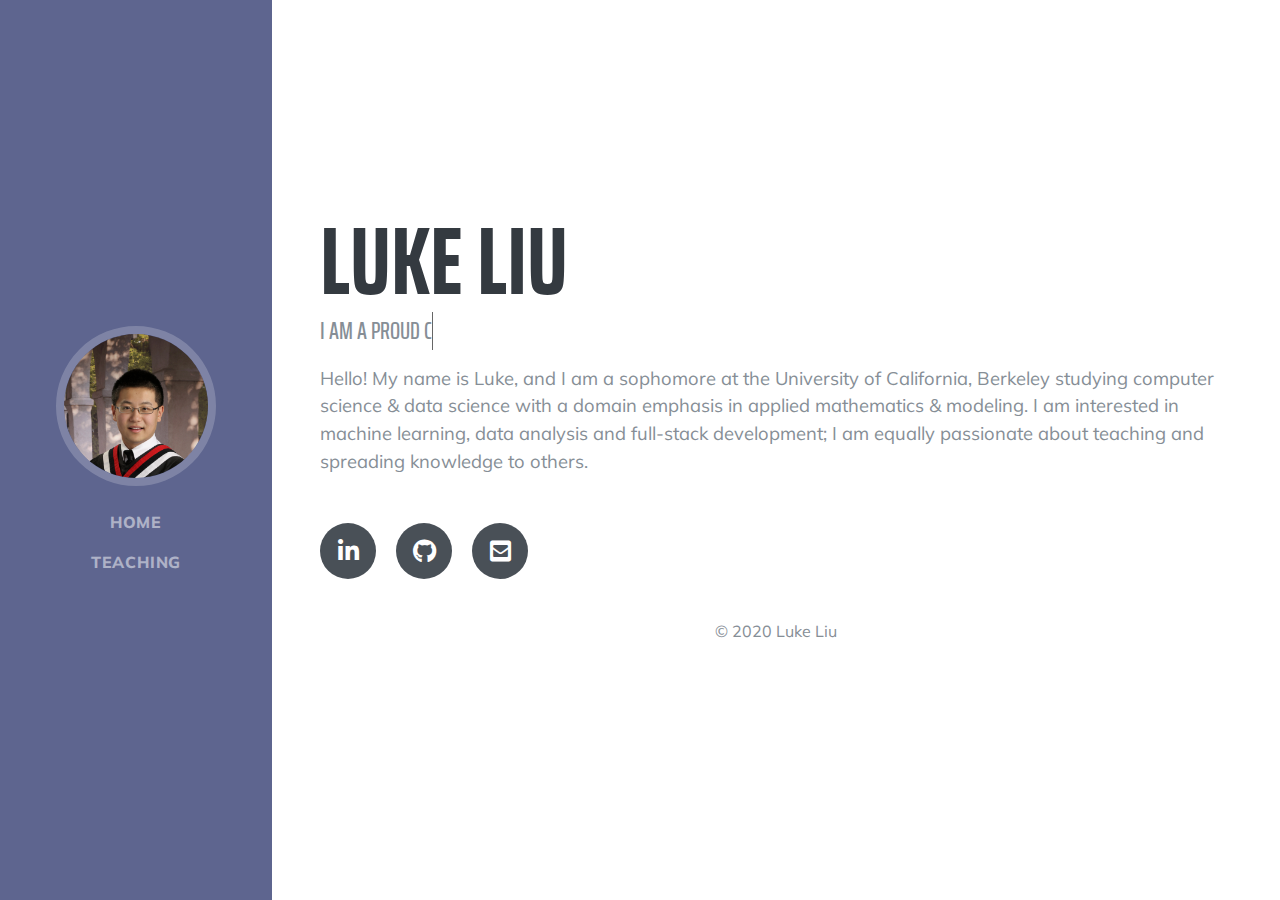
<file: index.html>
<!DOCTYPE html>
<html lang="en">

  <head>
    <meta charset="utf-8">
    <meta name="viewport" content="width=device-width, initial-scale=1, shrink-to-fit=no">
    <meta name="author" content="Luke Liu">
  
    <title>Luke Liu</title>
  
    <!-- Bootstrap core CSS -->
    <link href="vendor/bootstrap/css/bootstrap.min.css" rel="stylesheet">
  
    <!-- Fonts -->
    <link href="https://fonts.googleapis.com/css?family=Saira+Extra+Condensed:500,700" rel="stylesheet">
    <link href="https://fonts.googleapis.com/css?family=Muli:400,400i,800,800i" rel="stylesheet">
    <link href="vendor/fontawesome-free/css/all.min.css" rel="stylesheet">
  
    <!-- Styles -->
    <link href="css/resume.css" rel="stylesheet">
  </head>
  
<body id="page-top">

  <nav class="navbar navbar-expand-lg navbar-dark bg-primary fixed-top" id="sideNav">
    <a class="navbar-brand js-scroll-trigger" href="/">
      <span class="d-block d-lg-none">Luke Liu</span>
      <span class="d-none d-lg-block">
        <img class="img-fluid img-profile rounded-circle mx-auto mb-2" src="img/Luke_Liu.jpg" alt="">
      </span>
    </a>
    <button class="navbar-toggler" type="button" data-toggle="collapse" data-target="#navbarSupportedContent" aria-controls="navbarSupportedContent" aria-expanded="false" aria-label="Toggle navigation">
      <span class="navbar-toggler-icon"></span>
    </button>
    <div class="collapse navbar-collapse" id="navbarSupportedContent">
      <ul class="navbar-nav">
        <li class="nav-item">
          <a class="nav-link" href="index.html">Home</a>
        </li>
        <li class="nav-item">
          <a class="nav-link" href="teaching.html">Teaching</a>
        </li>
        <!--
        <li class="nav-item">
          <a class="nav-link" href="coursework.html">Coursework</a>
        </li>
        <li class="nav-item">
          <a class="nav-link" href="projects.html">Projects</a>
        </li>
        <li class="nav-item">
          <a class="nav-link" href="blog.html">Blog</a>
        </li>
        -->
      </ul>
    </div>
  </nav>

  <div class="container-fluid p-0">
    <section class="resume-section p-3 p-lg-5 d-flex align-items-center">
      <div class="w-100">
        <h1 class="mb-2">Luke Liu
        </h1>
        <div class="subheading mb-3"> I am a 
          <span
          class="txt-rotate"
          data-period="2000"
          data-rotate='[ "proud Canadian &#127464;&#127462;.", "software engineer.", "web developer.", "data analyst.", "CS educator.", "pianist."]'></span>
        </div>

        <p class="lead mb-5">Hello! My name is Luke, and I am a sophomore at the University of California, Berkeley 
          studying computer science & data science with a domain emphasis in applied mathematics & modeling. 
          I am interested in machine learning, data analysis and full-stack development; I am equally passionate about 
          teaching and spreading knowledge to others.</p>
        <div class="social-icons">
          <a href="https://www.linkedin.com/in/lukelll/" target="_blank">
            <i class="fab fa-linkedin-in"></i>
          </a>
          <a href="https://github.com/lukeliu0415" target="_blank">
            <i class="fab fa-github"></i>
          </a>
          <a href="mailto:lukeliu@berkeley.edu">
            <i class="fas fa-envelope-square"></i>
          </a>
        </div>

        <div class="copyright">© 2020 Luke Liu
        </div>
      </div>
    </section>
    
  </div>

  <!-- Bootstrap core JavaScript -->
  <script src="vendor/jquery/jquery.min.js"></script>
  <script src="vendor/bootstrap/js/bootstrap.bundle.min.js"></script>

  <!-- Plugin JavaScript -->
  <script src="vendor/jquery-easing/jquery.easing.min.js"></script>

  <!-- Scripts -->
  <script src="js/resume.js"></script>

</body>

</html>
</file>
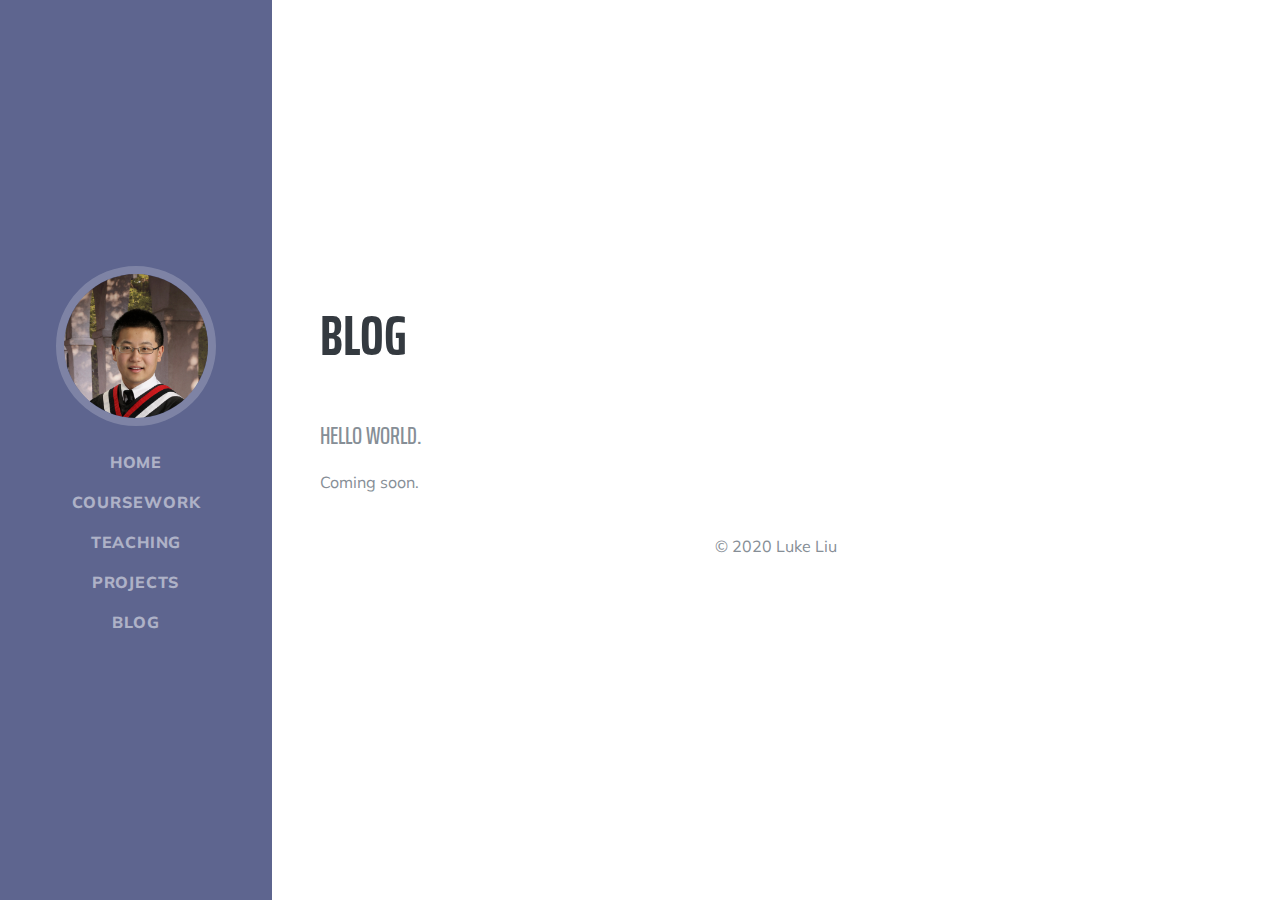
<file: blog.html>
<!DOCTYPE html>
<html lang="en">

<head>
  <meta charset="utf-8">
  <meta name="viewport" content="width=device-width, initial-scale=1, shrink-to-fit=no">
  <meta name="author" content="Luke Liu">

  <title>Luke Liu - Blog</title>

  <!-- Bootstrap core CSS -->
  <link href="vendor/bootstrap/css/bootstrap.min.css" rel="stylesheet">

  <!-- Fonts -->
  <link href="https://fonts.googleapis.com/css?family=Saira+Extra+Condensed:500,700" rel="stylesheet">
  <link href="https://fonts.googleapis.com/css?family=Muli:400,400i,800,800i" rel="stylesheet">
  <link href="vendor/fontawesome-free/css/all.min.css" rel="stylesheet">

  <!-- Styles -->
  <link href="css/resume.css" rel="stylesheet">
</head>

<body id="page-top">

  <nav class="navbar navbar-expand-lg navbar-dark bg-primary fixed-top" id="sideNav">
    <a class="navbar-brand js-scroll-trigger" href="/">
      <span class="d-block d-lg-none">Luke Liu</span>
      <span class="d-none d-lg-block">
        <img class="img-fluid img-profile rounded-circle mx-auto mb-2" src="img/Luke_Liu.jpg" alt="">
      </span>
    </a>
    <button class="navbar-toggler" type="button" data-toggle="collapse" data-target="#navbarSupportedContent" aria-controls="navbarSupportedContent" aria-expanded="false" aria-label="Toggle navigation">
      <span class="navbar-toggler-icon"></span>
    </button>
    <div class="collapse navbar-collapse" id="navbarSupportedContent">
      <ul class="navbar-nav">
        <li class="nav-item">
          <a class="nav-link" href="index.html">Home</a>
        </li>
        <li class="nav-item">
          <a class="nav-link" href="coursework.html">Coursework</a>
        </li>
        <li class="nav-item">
          <a class="nav-link" href="teaching.html">Teaching</a>
        </li>
        <li class="nav-item">
          <a class="nav-link" href="projects.html">Projects</a>
        </li>
        <li class="nav-item">
          <a class="nav-link" href="blog.html">Blog</a>
        </li>
      </ul>
    </div>
  </nav>

  <section class="resume-section p-3 p-lg-5 d-flex align-items-center">
    <div class="w-100">
      <h2 class="mb-5">Blog</h2>

      <div class="subheading mb-3">Hello World.</div>
      Coming soon.

      <div class="copyright">© 2020 Luke Liu
      </div>
    </div>
  </section>

  </div>

  <!-- Bootstrap core JavaScript -->
  <script src="vendor/jquery/jquery.min.js"></script>
  <script src="vendor/bootstrap/js/bootstrap.bundle.min.js"></script>

  <!-- Plugin JavaScript -->
  <script src="vendor/jquery-easing/jquery.easing.min.js"></script>

  <!-- Scripts -->
  <script src="js/resume.js"></script>

</body>

</html>
</file>
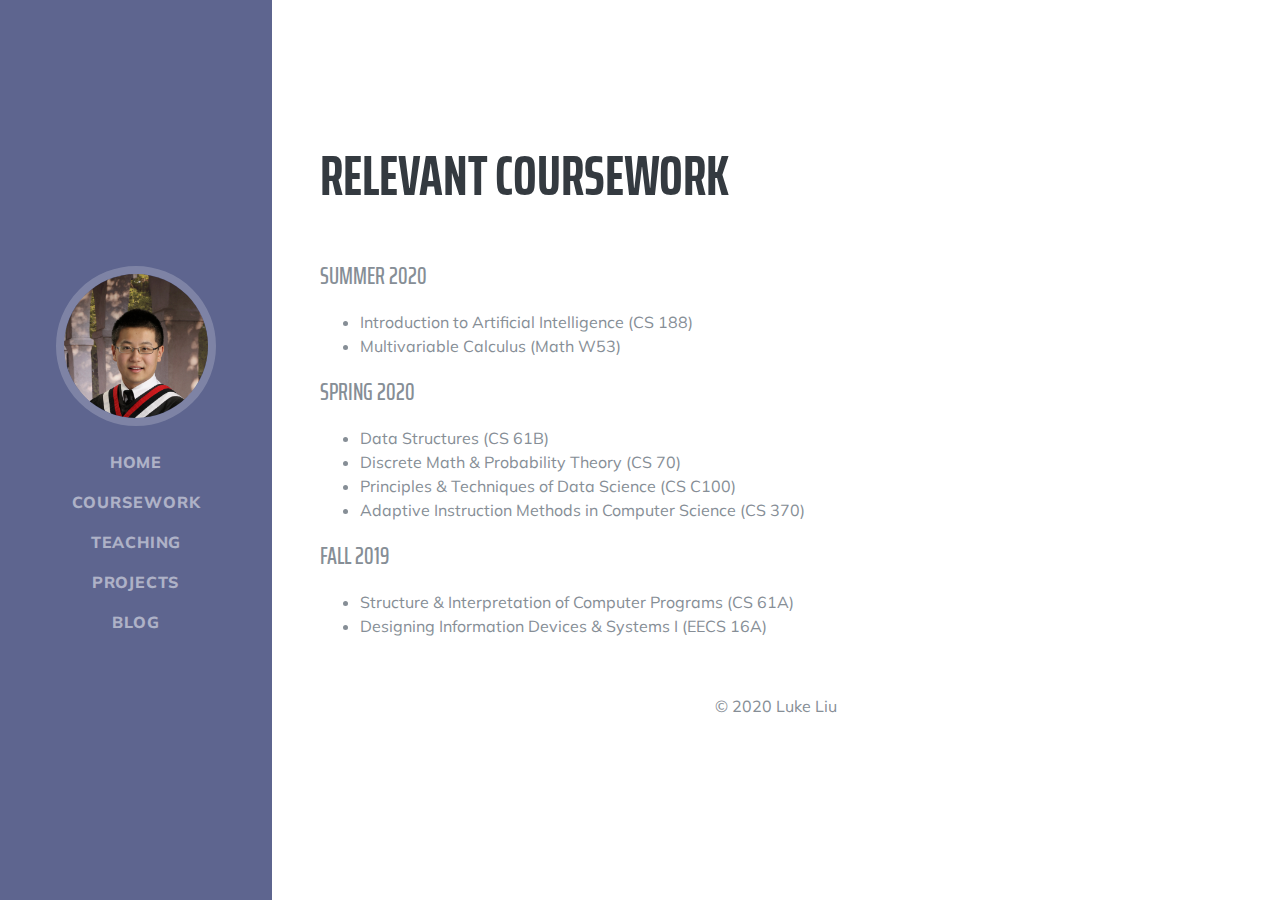
<file: coursework.html>
<!DOCTYPE html>
<html lang="en">

<head>
  <meta charset="utf-8">
  <meta name="viewport" content="width=device-width, initial-scale=1, shrink-to-fit=no">
  <meta name="author" content="Luke Liu">

  <title>Luke Liu - Coursework</title>

  <!-- Bootstrap core CSS -->
  <link href="vendor/bootstrap/css/bootstrap.min.css" rel="stylesheet">

  <!-- Fonts -->
  <link href="https://fonts.googleapis.com/css?family=Saira+Extra+Condensed:500,700" rel="stylesheet">
  <link href="https://fonts.googleapis.com/css?family=Muli:400,400i,800,800i" rel="stylesheet">
  <link href="vendor/fontawesome-free/css/all.min.css" rel="stylesheet">

  <!-- Styles -->
  <link href="css/resume.css" rel="stylesheet">
</head>

<body id="page-top">

  <nav class="navbar navbar-expand-lg navbar-dark bg-primary fixed-top" id="sideNav">
    <a class="navbar-brand js-scroll-trigger" href="/">
      <span class="d-block d-lg-none">Luke Liu</span>
      <span class="d-none d-lg-block">
        <img class="img-fluid img-profile rounded-circle mx-auto mb-2" src="img/Luke_Liu.jpg" alt="">
      </span>
    </a>
    <button class="navbar-toggler" type="button" data-toggle="collapse" data-target="#navbarSupportedContent" aria-controls="navbarSupportedContent" aria-expanded="false" aria-label="Toggle navigation">
      <span class="navbar-toggler-icon"></span>
    </button>
    <div class="collapse navbar-collapse" id="navbarSupportedContent">
      <ul class="navbar-nav">
        <li class="nav-item">
          <a class="nav-link" href="index.html">Home</a>
        </li>
        <li class="nav-item">
          <a class="nav-link" href="coursework.html">Coursework</a>
        </li>
        <li class="nav-item">
          <a class="nav-link" href="teaching.html">Teaching</a>
        </li>
        <li class="nav-item">
          <a class="nav-link" href="projects.html">Projects</a>
        </li>
        <li class="nav-item">
          <a class="nav-link" href="blog.html">Blog</a>
        </li>
      </ul>
    </div>
  </nav>

  <section class="resume-section p-3 p-lg-5 d-flex align-items-center">
    <div class="w-100">
      <h2 class="mb-5">Relevant Coursework</h2>

      <div class="subheading mb-3">Summer 2020</div>
      <ul>
        <li>
          Introduction to Artificial Intelligence (CS 188)</li>
        <li>
          Multivariable Calculus (Math W53)</li>
      </ul>

      <div class="subheading mb-3">Spring 2020</div>
      <ul>
        <li>
          Data Structures (CS 61B)</li>
        <li>
          Discrete Math & Probability Theory (CS 70)</li>
        <li>
          Principles & Techniques of Data Science (CS C100)</li>
        <li>
          Adaptive Instruction Methods in Computer Science (CS 370)</li>
      </ul>

      <div class="subheading mb-3">Fall 2019</div>
      <ul>
        <li>
          Structure & Interpretation of Computer Programs (CS 61A)</li>
        <li>
          Designing Information Devices & Systems I (EECS 16A)</li>
      </ul>

      <div class="copyright">© 2020 Luke Liu
      </div>
    </div>
  </section>

  </div>

  <!-- Bootstrap core JavaScript -->
  <script src="vendor/jquery/jquery.min.js"></script>
  <script src="vendor/bootstrap/js/bootstrap.bundle.min.js"></script>

  <!-- Plugin JavaScript -->
  <script src="vendor/jquery-easing/jquery.easing.min.js"></script>

  <!-- Scripts -->
  <script src="js/resume.js"></script>

</body>

</html>
</file>
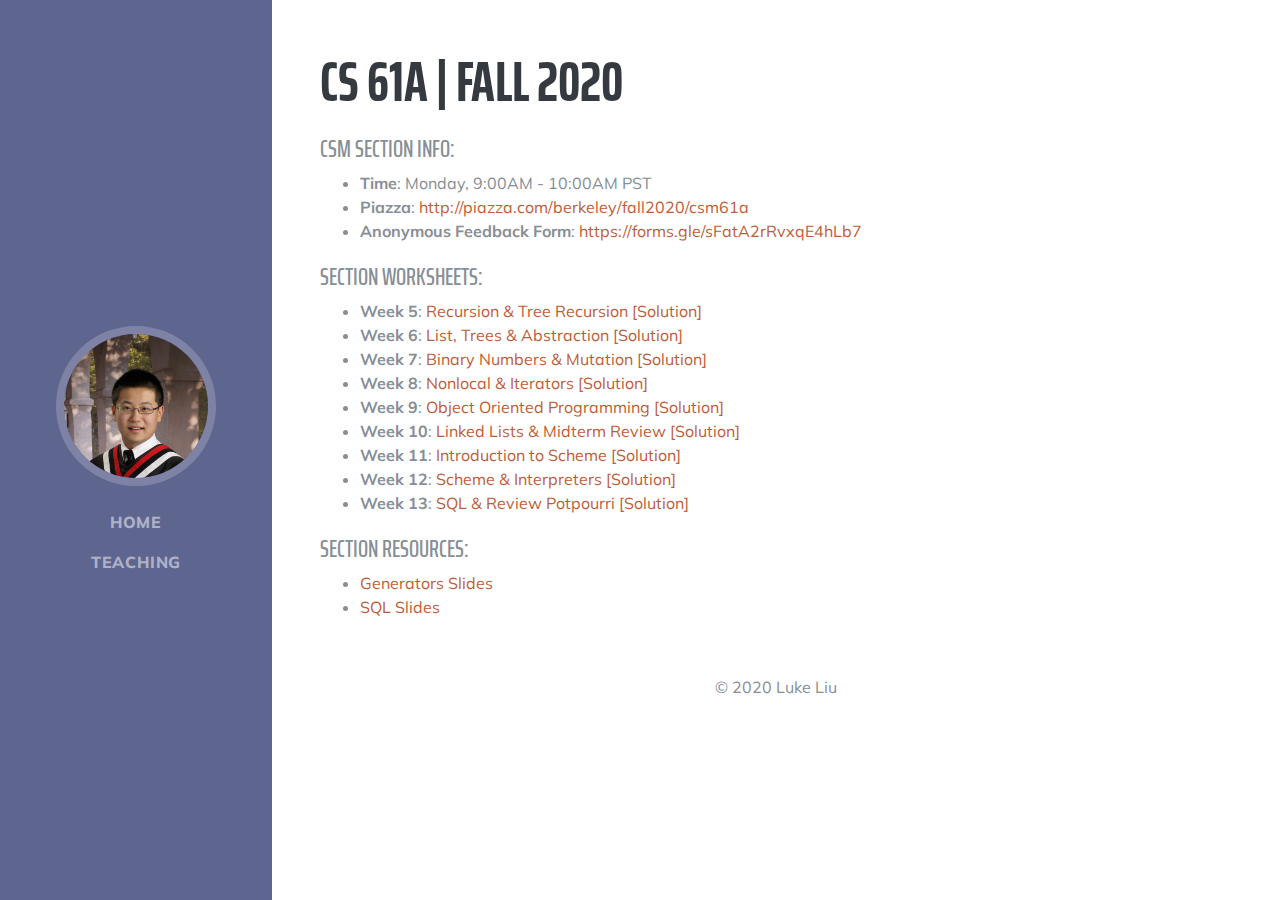
<file: cs61a.html>
<!DOCTYPE html>
<html lang="en">

  <head>
    <meta charset="utf-8">
    <meta name="viewport" content="width=device-width, initial-scale=1, shrink-to-fit=no">
    <meta name="author" content="Luke Liu">
  
    <title>Luke Liu - CS 61A</title>
  
    <!-- Bootstrap core CSS -->
    <link href="vendor/bootstrap/css/bootstrap.min.css" rel="stylesheet">
  
    <!-- Fonts -->
    <link href="https://fonts.googleapis.com/css?family=Saira+Extra+Condensed:500,700" rel="stylesheet">
    <link href="https://fonts.googleapis.com/css?family=Muli:400,400i,800,800i" rel="stylesheet">
    <link href="vendor/fontawesome-free/css/all.min.css" rel="stylesheet">
  
    <!-- Styles -->
    <link href="css/resume.css" rel="stylesheet">
  </head>
  
<body id="page-top">

  <nav class="navbar navbar-expand-lg navbar-dark bg-primary fixed-top" id="sideNav">
    <a class="navbar-brand js-scroll-trigger" href="/">
      <span class="d-block d-lg-none">Luke Liu</span>
      <span class="d-none d-lg-block">
        <img class="img-fluid img-profile rounded-circle mx-auto mb-2" src="img/Luke_Liu.jpg" alt="">
      </span>
    </a>
    <button class="navbar-toggler" type="button" data-toggle="collapse" data-target="#navbarSupportedContent" aria-controls="navbarSupportedContent" aria-expanded="false" aria-label="Toggle navigation">
      <span class="navbar-toggler-icon"></span>
    </button>
    <div class="collapse navbar-collapse" id="navbarSupportedContent">
      <ul class="navbar-nav">
        <li class="nav-item">
          <a class="nav-link" href="index.html">Home</a>
        </li>
        <li class="nav-item">
          <a class="nav-link" href="teaching.html">Teaching</a>
        </li>
        <!--
        <li class="nav-item">
          <a class="nav-link" href="coursework.html">Coursework</a>
        </li>
        <li class="nav-item">
          <a class="nav-link" href="projects.html">Projects</a>
        </li>
        <li class="nav-item">
          <a class="nav-link" href="blog.html">Blog</a>
        </li>
        -->
      </ul>
    </div>
  </nav>

  <section class="resume-section p-3 p-lg-5 d-flex justify-content-center">
    <div class="w-100">
      <h2 class="mb-3">CS 61A | Fall 2020</h2>
      
      <div class="subheading mb-1">CSM Section Info:</div>
        <ul>
            <li>
            <strong>Time</strong>: Monday, 9:00AM - 10:00AM PST</li>
            <li>
            <strong>Piazza</strong>: <a href = "http://piazza.com/berkeley/fall2020/csm61a">
              http://piazza.com/berkeley/fall2020/csm61a</a></li>
            <li>
            <strong>Anonymous Feedback Form</strong>: <a href = "https://forms.gle/sFatA2rRvxqE4hLb7">
              https://forms.gle/sFatA2rRvxqE4hLb7</a></li>
        </ul>

      <div class="subheading mb-1">Section Worksheets:</div>
      <ul>
        <li>
            <strong>Week 5</strong>: 
            <a href = "https://drive.google.com/file/d/1Vq1l-YNdcX5lF4DMJfpqZZ_zCOuKAmdp/view?usp=sharing" target=”_blank”>
                Recursion & Tree Recursion</a>
            <a href = "https://drive.google.com/file/d/1Qk4sdlnZ0dd2Z2B_VCvrn1AaYDAXHOZT/view?usp=sharing" target="_blank">
                [Solution]</a>
        </li>
        <li>
          <strong>Week 6</strong>: 
          <a href = "https://drive.google.com/file/d/1eYdXCkAnhe1wr1LzgwZL_4E_o9IybfRr/view?usp=sharing" target=”_blank”>
              List, Trees & Abstraction</a>
          <a href = "https://drive.google.com/file/d/19_IOAzPcmPldAAITzdY4cwsTeaUPmAQl/view?usp=sharing" target="_blank">
              [Solution]</a>
        </li>
        <li>
            <strong>Week 7</strong>: 
            <a href = "https://drive.google.com/file/d/1mbIVk5Fa5_e8VEjVhm3QdzoNsYS2rSo2/view" target="_blank">
                Binary Numbers & Mutation</a>
            <a href = "https://drive.google.com/file/d/1P0yBWpsANRlLaytHVN1SwSyY-QWVfcXG/view?usp=sharing" target="_blank">
              [Solution]</a>
        </li>
        <li>
          <strong>Week 8</strong>: 
          <a href = "https://drive.google.com/file/d/1l-SSKSsa-sF7QaLC30XFdZujbkUkuifH/view?usp=sharing" target="_blank">
              Nonlocal & Iterators</a>
          <a href = "https://drive.google.com/file/d/16_4_RF962Qy3ECz235U5t4q0Y9pXxQ0d/view?usp=sharing" target="_blank">
              [Solution]</a>
        </li>
        <li>
          <strong>Week 9</strong>: 
          <a href = "https://drive.google.com/file/d/16tDzmBl7A-Z1fhg7Cdo9aFf6J_6kRIdu/view?usp=sharing" target="_blank">
              Object Oriented Programming</a>
          <a href = "https://drive.google.com/file/d/1f6XBQEKtYgfjMjbgLK4iPvg9_hbk5d8X/view?usp=sharing" target="_blank">
              [Solution]</a>
        </li>
        <li>
          <strong>Week 10</strong>: 
          <a href = "https://drive.google.com/file/d/1Dl810dFSYmAJKPh8BZQ1TTqczBjxCUpH/view?usp=sharing" target="_blank">
              Linked Lists & Midterm Review</a>
          <a href = "https://drive.google.com/file/d/1h-iEN8XQjRb_eBoCQrGVqDvDv1kVjxb4/view?usp=sharing" target="_blank">
              [Solution]</a>
        </li>
        <li>
          <strong>Week 11</strong>: 
          <a href = "https://drive.google.com/file/d/1fyps1XgFrkRLmXcmz7DGdKge19MNCd0I/view?usp=sharing" target="_blank">
              Introduction to Scheme</a>
          <a href = "https://drive.google.com/file/d/1JfRkIio0Xqo1c_R_FZw3p_0g0zMLnTAd/view?usp=sharing" target="_blank">
              [Solution]<a>
        </li>
        <li>
          <strong>Week 12</strong>: 
          <a href = "https://drive.google.com/file/d/1E9PW12s5dvh5BX7VgJZS6zxf6ifI8Jw8/view?usp=sharing" target="_blank">
              Scheme & Interpreters</a>
          <a href = "https://drive.google.com/file/d/1Lx4RyflC4oVCeuyIunFs5x8IBQXmN7rh/view?usp=sharing" target="_blank">
              [Solution]</a>
        </li>
        <li>
          <strong>Week 13</strong>: 
          <a href = "https://drive.google.com/file/d/1n1adt8XNjjyOcQHayzKMShs-s-oYBsAc/view?usp=sharing" target="_blank">
              SQL & Review Potpourri</a>
          <a href = "https://drive.google.com/file/d/1-_baaXkqt36kgy-4xE_dPtGU2ItrJZI9/view?usp=sharing" target="_blank">
              [Solution]</a>
      </li>
      </ul>

    <div class="subheading mb-1">Section Resources:</div>
        <ul>
          <li>
            <a href = "https://docs.google.com/presentation/d/1RhqmIvbEm9fDMZE5mEuGqFAOBw16wfZkXIWOp80DJLI/edit?usp=sharing">
                Generators Slides</a>
          </li>
          <li>
            <a href = "https://docs.google.com/presentation/d/1lEwvZ_SMrz0HfQjwnWrUQfzoBH0oGkfNvdF9zynI-Jk/edit?usp=sharing">
                SQL Slides</a>
          </li>
        </ul>


    <div class="copyright">© 2020 Luke Liu
    </div>
  </section>

  <!-- Bootstrap core JavaScript -->
  <script src="vendor/jquery/jquery.min.js"></script>
  <script src="vendor/bootstrap/js/bootstrap.bundle.min.js"></script>

  <!-- Plugin JavaScript -->
  <script src="vendor/jquery-easing/jquery.easing.min.js"></script>

  <!-- Scripts -->
  <script src="js/resume.js"></script>

</body>

</html>
</file>
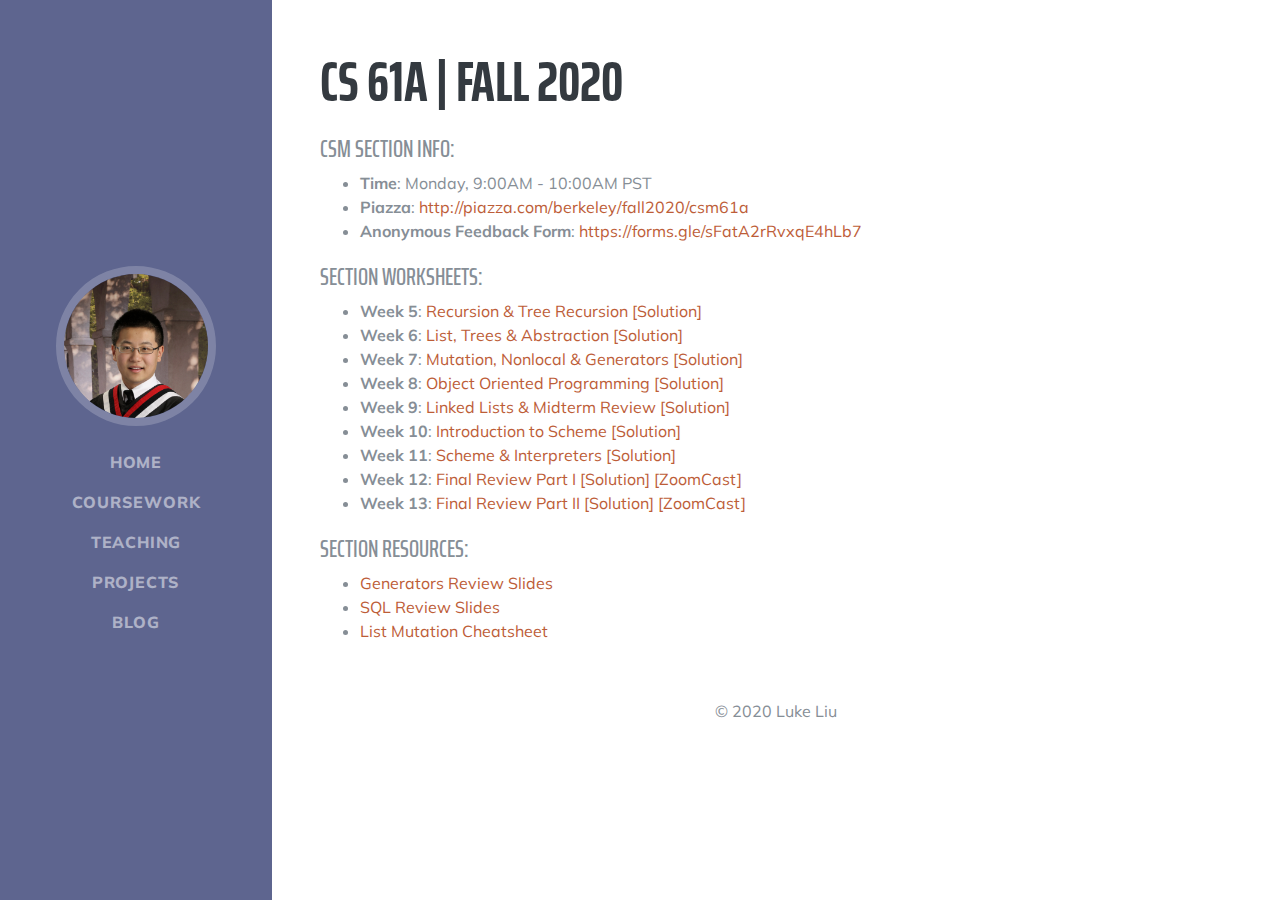
<file: cs61a_sp20.html>
<!DOCTYPE html>
<html lang="en">

  <head>
    <meta charset="utf-8">
    <meta name="viewport" content="width=device-width, initial-scale=1, shrink-to-fit=no">
    <meta name="author" content="Luke Liu">
  
    <title>Luke Liu - CS 61A</title>
  
    <!-- Bootstrap core CSS -->
    <link href="vendor/bootstrap/css/bootstrap.min.css" rel="stylesheet">
  
    <!-- Fonts -->
    <link href="https://fonts.googleapis.com/css?family=Saira+Extra+Condensed:500,700" rel="stylesheet">
    <link href="https://fonts.googleapis.com/css?family=Muli:400,400i,800,800i" rel="stylesheet">
    <link href="vendor/fontawesome-free/css/all.min.css" rel="stylesheet">
  
    <!-- Styles -->
    <link href="css/resume.css" rel="stylesheet">
  </head>
  
<body id="page-top">

  <nav class="navbar navbar-expand-lg navbar-dark bg-primary fixed-top" id="sideNav">
    <a class="navbar-brand js-scroll-trigger" href="/">
      <span class="d-block d-lg-none">Luke Liu</span>
      <span class="d-none d-lg-block">
        <img class="img-fluid img-profile rounded-circle mx-auto mb-2" src="img/Luke_Liu.jpg" alt="">
      </span>
    </a>
    <button class="navbar-toggler" type="button" data-toggle="collapse" data-target="#navbarSupportedContent" aria-controls="navbarSupportedContent" aria-expanded="false" aria-label="Toggle navigation">
      <span class="navbar-toggler-icon"></span>
    </button>
    <div class="collapse navbar-collapse" id="navbarSupportedContent">
      <ul class="navbar-nav">
        <li class="nav-item">
          <a class="nav-link" href="index.html">Home</a>
        </li>
        <li class="nav-item">
          <a class="nav-link" href="coursework.html">Coursework</a>
        </li>
        <li class="nav-item">
          <a class="nav-link" href="teaching.html">Teaching</a>
        </li>
        <li class="nav-item">
          <a class="nav-link" href="projects.html">Projects</a>
        </li>
        <li class="nav-item">
          <a class="nav-link" href="blog.html">Blog</a>
        </li>
      </ul>
    </div>
  </nav>

  <section class="resume-section p-3 p-lg-5 d-flex justify-content-center">
    <div class="w-100">
      <h2 class="mb-3">CS 61A | Fall 2020</h2>
      
      <div class="subheading mb-1">CSM Section Info:</div>
        <ul>
            <li>
            <strong>Time</strong>: Monday, 9:00AM - 10:00AM PST</li>
            <li>
            <strong>Piazza</strong>: <a href = "http://piazza.com/berkeley/fall2020/csm61a">
              http://piazza.com/berkeley/fall2020/csm61a</a></li>
            <li>
            <strong>Anonymous Feedback Form</strong>: <a href = "https://forms.gle/sFatA2rRvxqE4hLb7">
              https://forms.gle/sFatA2rRvxqE4hLb7</a></li>
        </ul>

      <div class="subheading mb-1">Section Worksheets:</div>
      <ul>
        <li>
            <strong>Week 5</strong>: 
            <a href = "https://drive.google.com/file/d/1uW09O8tp3eXPGIbIcACgtoY8UpmrxkFq/view?usp=sharing">
                Recursion & Tree Recursion</a>
            <a href = "https://drive.google.com/file/d/1ekVXJ2PGm70MVvMXOnGd4D4eeEM_ttBu/view?usp=sharing">
                [Solution]</a>
        </li>
        <li>
            <strong>Week 6</strong>: 
            <a href = "https://drive.google.com/file/d/1FdFtKmlIjsObwooY3d13cvXvEAIlR_Fr/view?usp=sharing">
                List, Trees & Abstraction</a>
            <a href = "https://drive.google.com/file/d/1VQiC3vTzsPpb7Lfi3inYxEJLpKw4UCL-/view?usp=sharing">
                [Solution]</a>
        </li>
        <li>
            <strong>Week 7</strong>: 
            <a href = "https://drive.google.com/file/d/1HgoO5YE4ai9Mo4H5HHhTSQttYFiXXRva/view?usp=sharing">
                Mutation, Nonlocal & Generators</a>
            <a href = "https://drive.google.com/file/d/1FIE8Jb-n48FnWVJuH7uCySXIgIKcxnm0/view?usp=sharing">
                [Solution]</a>
        </li>
        <li>
            <strong>Week 8</strong>: 
            <a href = "https://drive.google.com/file/d/1sQ94XzIY7WHGqid-dcHgp-vbIJ1d6Axm/view?usp=sharing">
                Object Oriented Programming</a>
            <a href = "https://drive.google.com/file/d/1jNsnVNkEWZWXNJm6LVY18Ovll4T2TLWo/view?usp=sharing">
                [Solution]</a>
        </li>
        <li>
            <strong>Week 9</strong>: 
            <a href = "https://drive.google.com/file/d/1-e_SOLcfWKd7QP-XBAw0Z0Xdbiu-uxKd/view?usp=sharing">
                Linked Lists & Midterm Review</a>
            <a href = "https://drive.google.com/file/d/1J48OjLa_7i0X3gJdqgMZQGrKGpyFe5Fw/view?usp=sharing">
                [Solution]</a>
        </li>
        <li>
            <strong>Week 10</strong>: 
            <a href = "https://drive.google.com/file/d/1XGuFXrZl1csOCHfWig5OQG5H05rnsD8k/view?usp=sharing">
                Introduction to Scheme</a>
            <a href = "https://drive.google.com/file/d/1QYbzN01OwTo9JxvNblcOwGg3VjtaTMrP/view?usp=sharing">
                [Solution]</a>
        </li>
        <li>
            <strong>Week 11</strong>: 
            <a href = "https://drive.google.com/file/d/1K8iMkIt6hEnFnduNUW4bqJ6jJbZBRDwN/view?usp=sharing">
                Scheme & Interpreters</a>
            <a href = "https://drive.google.com/file/d/1NfqTgR-QsmaMtQXI8TY_y0SaQU7kYsmb/view?usp=sharing">
                [Solution]</a>
        </li>
        <li>
            <strong>Week 12</strong>: 
            <a href = "https://drive.google.com/file/d/1y2a-xBi65WDEugkIHH0Vki1wyiMbvpjY/view?usp=sharing">
                Final Review Part I</a>
            <a href = "https://drive.google.com/file/d/17k_Hnd0XlndJMXGbKDY_Wp1c00Mgfwjd/view?usp=sharing">
                [Solution]</a>
            <a href = "https://drive.google.com/file/d/1KHLYn5t9cdMO-jZOBp-2xIHzlTBT31QM/view?usp=sharing">
                [ZoomCast]</a>
        </li>
        <li>
            <strong>Week 13</strong>: 
            <a href = "https://drive.google.com/file/d/1LXNv3Sori5-HbZ2wdOI595rj_lNhMoEx/view?usp=sharing">
                Final Review Part II</a>
            <a href = "https://drive.google.com/file/d/1O4jDr1kLjC4Oy7ue4Vr-kcolX1PV8l5Y/view?usp=sharing">
                [Solution]</a>
            <a href = "https://drive.google.com/file/d/1JaRVSbFh1JTAy88VoNg5GMlS1DDPE3SY/view?usp=sharing">
                [ZoomCast]</a>
        </li>
        </ul>

    <div class="subheading mb-1">Section Resources:</div>
        <ul>
            <li>
            <a href = "https://docs.google.com/presentation/d/1RhqmIvbEm9fDMZE5mEuGqFAOBw16wfZkXIWOp80DJLI/edit?usp=sharing">
                Generators Review Slides</a>
            </li>
            <li>
            <a href = "https://docs.google.com/presentation/d/1lEwvZ_SMrz0HfQjwnWrUQfzoBH0oGkfNvdF9zynI-Jk/edit?usp=sharing">
                SQL Review Slides</a>
            </li>
            <li>
            <a href = "https://drive.google.com/file/d/1PYMpJsPtPBLvebfalwddFV1DflFdiCBI/view?usp=sharing">
                List Mutation Cheatsheet</a>
            </li>
        </ul>


      <div class="copyright">© 2020 Luke Liu
      </div>

    </div>

  </section>

  <!-- Bootstrap core JavaScript -->
  <script src="vendor/jquery/jquery.min.js"></script>
  <script src="vendor/bootstrap/js/bootstrap.bundle.min.js"></script>

  <!-- Plugin JavaScript -->
  <script src="vendor/jquery-easing/jquery.easing.min.js"></script>

  <!-- Scripts -->
  <script src="js/resume.js"></script>

</body>

</html>
</file>
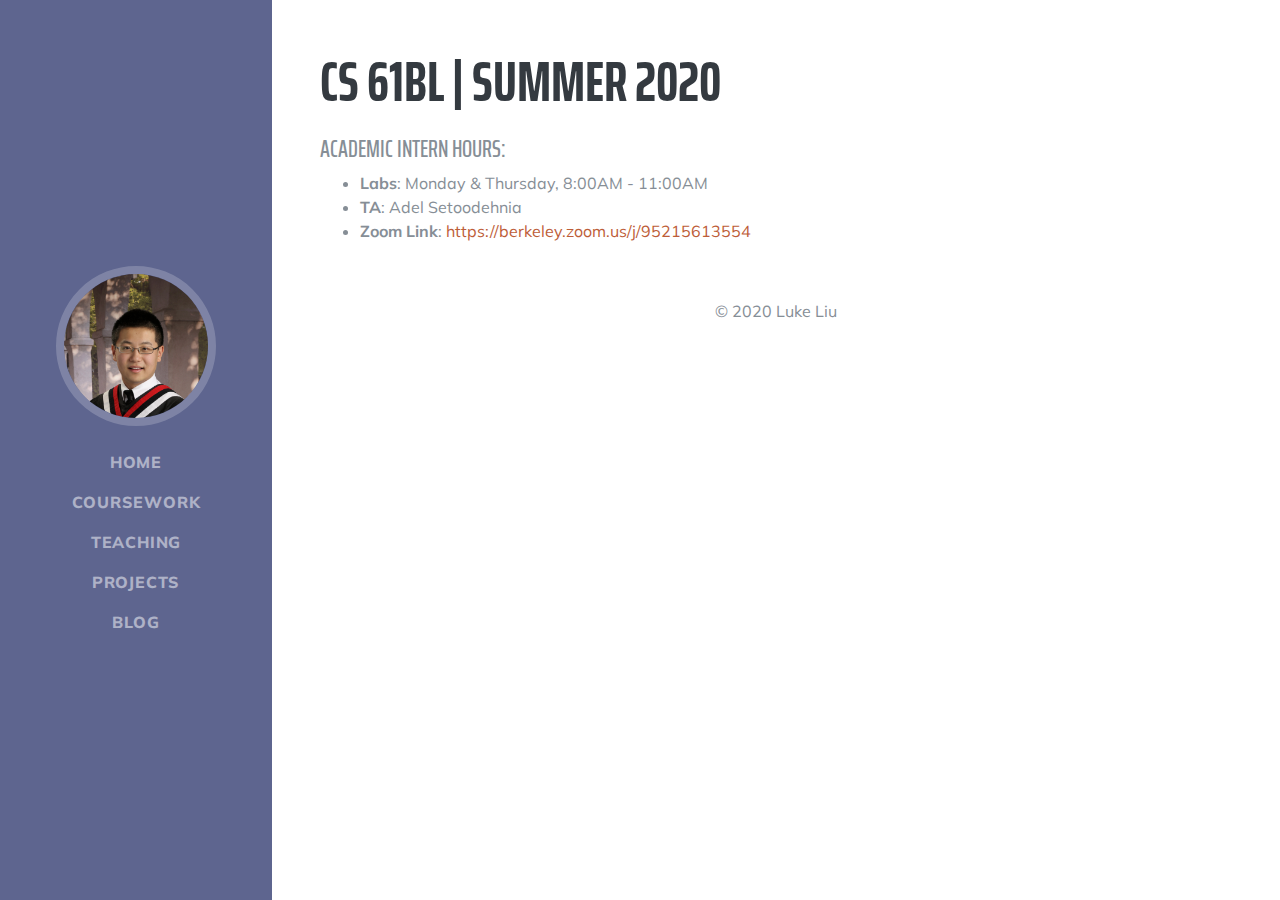
<file: cs61b.html>
<!DOCTYPE html>
<html lang="en">

  <head>
    <meta charset="utf-8">
    <meta name="viewport" content="width=device-width, initial-scale=1, shrink-to-fit=no">
    <meta name="author" content="Luke Liu">
  
    <title>Luke Liu - CS 61B</title>
  
    <!-- Bootstrap core CSS -->
    <link href="vendor/bootstrap/css/bootstrap.min.css" rel="stylesheet">
  
    <!-- Fonts -->
    <link href="https://fonts.googleapis.com/css?family=Saira+Extra+Condensed:500,700" rel="stylesheet">
    <link href="https://fonts.googleapis.com/css?family=Muli:400,400i,800,800i" rel="stylesheet">
    <link href="vendor/fontawesome-free/css/all.min.css" rel="stylesheet">
  
    <!-- Styles -->
    <link href="css/resume.css" rel="stylesheet">
  </head>
  
<body id="page-top">

  <nav class="navbar navbar-expand-lg navbar-dark bg-primary fixed-top" id="sideNav">
    <a class="navbar-brand js-scroll-trigger" href="/">
      <span class="d-block d-lg-none">Luke Liu</span>
      <span class="d-none d-lg-block">
        <img class="img-fluid img-profile rounded-circle mx-auto mb-2" src="img/Luke_Liu.jpg" alt="">
      </span>
    </a>
    <button class="navbar-toggler" type="button" data-toggle="collapse" data-target="#navbarSupportedContent" aria-controls="navbarSupportedContent" aria-expanded="false" aria-label="Toggle navigation">
      <span class="navbar-toggler-icon"></span>
    </button>
    <div class="collapse navbar-collapse" id="navbarSupportedContent">
      <ul class="navbar-nav">
        <li class="nav-item">
          <a class="nav-link" href="index.html">Home</a>
        </li>
        <li class="nav-item">
          <a class="nav-link" href="coursework.html">Coursework</a>
        </li>
        <li class="nav-item">
          <a class="nav-link" href="teaching.html">Teaching</a>
        </li>
        <li class="nav-item">
          <a class="nav-link" href="projects.html">Projects</a>
        </li>
        <li class="nav-item">
          <a class="nav-link" href="blog.html">Blog</a>
        </li>
      </ul>
    </div>
  </nav>

  <section class="resume-section p-3 p-lg-5 d-flex justify-content-center">
    <div class="w-100">
      <h2 class="mb-3">CS 61BL | Summer 2020</h2>
      
      <div class="subheading mb-1">Academic Intern Hours:</div>
        <ul>
            <li>
            <strong>Labs</strong>: Monday & Thursday, 8:00AM - 11:00AM</li>
            <li>
            <strong>TA</strong>: Adel Setoodehnia</li>
            <li>
            <strong>Zoom Link</strong>: <a href = "https://berkeley.zoom.us/j/95215613554">
                https://berkeley.zoom.us/j/95215613554</a></li>
        </ul>
      
        <div class="copyright">© 2020 Luke Liu
        </div>
    </div>

  </section>

  <!-- Bootstrap core JavaScript -->
  <script src="vendor/jquery/jquery.min.js"></script>
  <script src="vendor/bootstrap/js/bootstrap.bundle.min.js"></script>

  <!-- Plugin JavaScript -->
  <script src="vendor/jquery-easing/jquery.easing.min.js"></script>

  <!-- Scripts -->
  <script src="js/resume.js"></script>

</body>

</html>
</file>
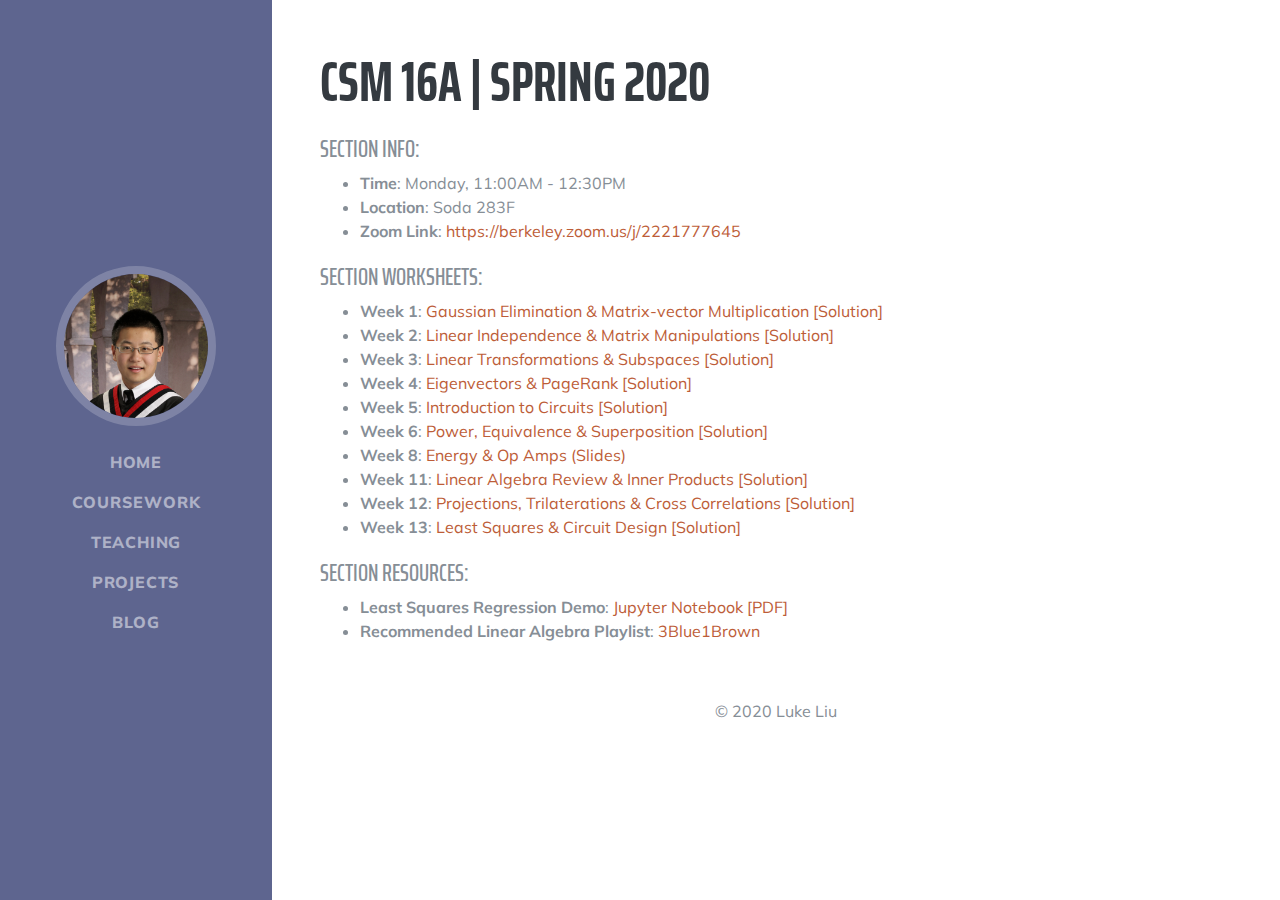
<file: eecs16a.html>
<!DOCTYPE html>
<html lang="en">

  <head>
    <meta charset="utf-8">
    <meta name="viewport" content="width=device-width, initial-scale=1, shrink-to-fit=no">
    <meta name="author" content="Luke Liu">
  
    <title>Luke Liu - CSM 16A</title>
  
    <!-- Bootstrap core CSS -->
    <link href="vendor/bootstrap/css/bootstrap.min.css" rel="stylesheet">
  
    <!-- Fonts -->
    <link href="https://fonts.googleapis.com/css?family=Saira+Extra+Condensed:500,700" rel="stylesheet">
    <link href="https://fonts.googleapis.com/css?family=Muli:400,400i,800,800i" rel="stylesheet">
    <link href="vendor/fontawesome-free/css/all.min.css" rel="stylesheet">
  
    <!-- Styles -->
    <link href="css/resume.css" rel="stylesheet">
  </head>
  
<body id="page-top">

  <nav class="navbar navbar-expand-lg navbar-dark bg-primary fixed-top" id="sideNav">
    <a class="navbar-brand js-scroll-trigger" href="/">
      <span class="d-block d-lg-none">Luke Liu</span>
      <span class="d-none d-lg-block">
        <img class="img-fluid img-profile rounded-circle mx-auto mb-2" src="img/Luke_Liu.jpg" alt="">
      </span>
    </a>
    <button class="navbar-toggler" type="button" data-toggle="collapse" data-target="#navbarSupportedContent" aria-controls="navbarSupportedContent" aria-expanded="false" aria-label="Toggle navigation">
      <span class="navbar-toggler-icon"></span>
    </button>
    <div class="collapse navbar-collapse" id="navbarSupportedContent">
      <ul class="navbar-nav">
        <li class="nav-item">
          <a class="nav-link" href="index.html">Home</a>
        </li>
        <li class="nav-item">
          <a class="nav-link" href="coursework.html">Coursework</a>
        </li>
        <li class="nav-item">
          <a class="nav-link" href="teaching.html">Teaching</a>
        </li>
        <li class="nav-item">
          <a class="nav-link" href="projects.html">Projects</a>
        </li>
        <li class="nav-item">
          <a class="nav-link" href="blog.html">Blog</a>
        </li>
      </ul>
    </div>
  </nav>

  <section class="resume-section p-3 p-lg-5 d-flex justify-content-center">
    <div class="w-100">
      <h2 class="mb-3">CSM 16A | Spring 2020</h2>
      
      <div class="subheading mb-1">Section Info:</div>
        <ul>
            <li>
            <strong>Time</strong>: Monday, 11:00AM - 12:30PM</li>
            <li>
            <strong>Location</strong>: Soda 283F</li>
            <li>
            <strong>Zoom Link</strong>: <a href = "https://berkeley.zoom.us/j/2221777645">
                https://berkeley.zoom.us/j/2221777645</a></li>
        </ul>

      <div class="subheading mb-1">Section Worksheets:</div>
      <ul>
        <li>
            <strong>Week 1</strong>: 
            <a href = "https://drive.google.com/file/d/1jLVdRICJGATOb8MhX_dAe2V-TLYkG62-/view?usp=sharing">
                Gaussian Elimination & Matrix-vector Multiplication</a>
            <a href = "https://drive.google.com/file/d/1d2Rdsm2tgpsnyVZENARd-gAAAvSAEs7G/view?usp=sharing">
                [Solution]</a>
        </li>
        <li>
            <strong>Week 2</strong>: 
            <a href = "https://drive.google.com/file/d/1FdFtKmlIjsObwooY3d13cvXvEAIlR_Fr/view?usp=sharing">
                Linear Independence & Matrix Manipulations</a>
            <a href = "https://drive.google.com/file/d/1OYYh9jSXEssP_0_GroX-nCStqN58-BAV/view?usp=sharing">
                [Solution]</a>
        </li>
        <li>
            <strong>Week 3</strong>: 
            <a href = "https://drive.google.com/file/d/1PQaTK8a5cWciYcB5PGZCpeGxNAneHNAN/view?usp=sharing">
                Linear Transformations & Subspaces</a>
            <a href = "https://drive.google.com/file/d/13OhfqdKflO33wR2FM0_ILA05mAPjOkdK/view?usp=sharing">
                [Solution]</a>
        </li>
        <li>
            <strong>Week 4</strong>: 
            <a href = "https://drive.google.com/file/d/1r7aKHEw8GwgH2bxWPjLY1MglhfjZfxvp/view?usp=sharing">
                Eigenvectors & PageRank</a>
            <a href = "https://drive.google.com/file/d/1iyITWhDIfAT_17Ogsg4zXF9eG4Div9Gm/view?usp=sharing">
                [Solution]</a>
        </li>
        <li>
            <strong>Week 5</strong>: 
            <a href = "https://drive.google.com/file/d/19Rjnsb6CMh6uyyo-X1vIBsXQNBzdQRX5/view?usp=sharing">
                Introduction to Circuits</a>
            <a href = "https://drive.google.com/file/d/1HfMILCgoEORjlxOv6uXhTs8XXWiguG9a/view?usp=sharing">
                [Solution]</a>
        </li>
        <li>
            <strong>Week 6</strong>: 
            <a href = "https://drive.google.com/file/d/1XGuFXrZl1csOCHfWig5OQG5H05rnsD8k/view?usp=sharing">
                Power, Equivalence & Superposition</a>
            <a href = "https://drive.google.com/file/d/1WqoEo6VnOOFffPbQ9kD2nqItAHC9eLGA/view?usp=sharing">
                [Solution]</a>
        </li>
        <li>
            <strong>Week 8</strong>: 
            <a href = "https://docs.google.com/presentation/d/1IdC1pN0WuWAiiCym1omcVzGKoinVaVUuybIA1fmh0UY/edit?usp=sharing">
                Energy & Op Amps (Slides)</a>
        </li>
        <li>
            <strong>Week 11</strong>: 
            <a href = "https://drive.google.com/file/d/1v3rZRRcsOL1cMRWYczRLpPtzgt21wEko/view?usp=sharing">
                Linear Algebra Review & Inner Products</a>
            <a href = "https://drive.google.com/file/d/1f2zOLHvdpAQxk7-D4zaxOuYl0nWif5Ie/view?usp=sharing">
                [Solution]</a>
        </li>
        <li>
            <strong>Week 12</strong>: 
            <a href = "https://drive.google.com/file/d/1_VWfsmRtdpGo5-ZGJ3dhWK-mnGIgrn34/view?usp=sharing">
                Projections, Trilaterations & Cross Correlations</a>
            <a href = "https://drive.google.com/file/d/131azfefYQPftr0JNmZ614ma3cWMzEN7E/view?usp=sharing">
                [Solution]</a>
        </li>
        <li>
            <strong>Week 13</strong>: 
            <a href = "https://drive.google.com/file/d/1Tv2W3w8TeJB_SawGodzPkdir7iuRwpXA/view?usp=sharing">
                Least Squares & Circuit Design</a>
            <a href = "https://drive.google.com/file/d/1T2KVYeX4Wpg2zdNg4IoWQ2j1xL9PAKZM/view?usp=sharing">
                [Solution]</a>
        </li>
        </ul>

        <div class="subheading mb-1">Section Resources:</div>
        <ul>
            <li>
            <strong>Least Squares Regression Demo</strong>:
            <a href = "https://drive.google.com/drive/folders/1MeEHhQI8fO2PXKnOn9RPkye6r1bowu21?usp=sharing">
                Jupyter Notebook</a>
            <a href = "https://drive.google.com/file/d/1_x5no7J-Twmd7hTqb7b6ET7s8yvPB5LP/view?usp=sharing">
                [PDF]</a>
            </li>
            <li>
            <strong>Recommended Linear Algebra Playlist</strong>:
            <a href = "https://www.youtube.com/watch?v=fNk_zzaMoSs&list=PLZHQObOWTQDPD3MizzM2xVFitgF8hE_ab">
                3Blue1Brown</a>
            </li>
        </ul>

        <div class="copyright">© 2020 Luke Liu
        </div>
    </div>

  </section>

  <!-- Bootstrap core JavaScript -->
  <script src="vendor/jquery/jquery.min.js"></script>
  <script src="vendor/bootstrap/js/bootstrap.bundle.min.js"></script>

  <!-- Plugin JavaScript -->
  <script src="vendor/jquery-easing/jquery.easing.min.js"></script>

  <!-- Scripts -->
  <script src="js/resume.js"></script>

</body>

</html>
</file>
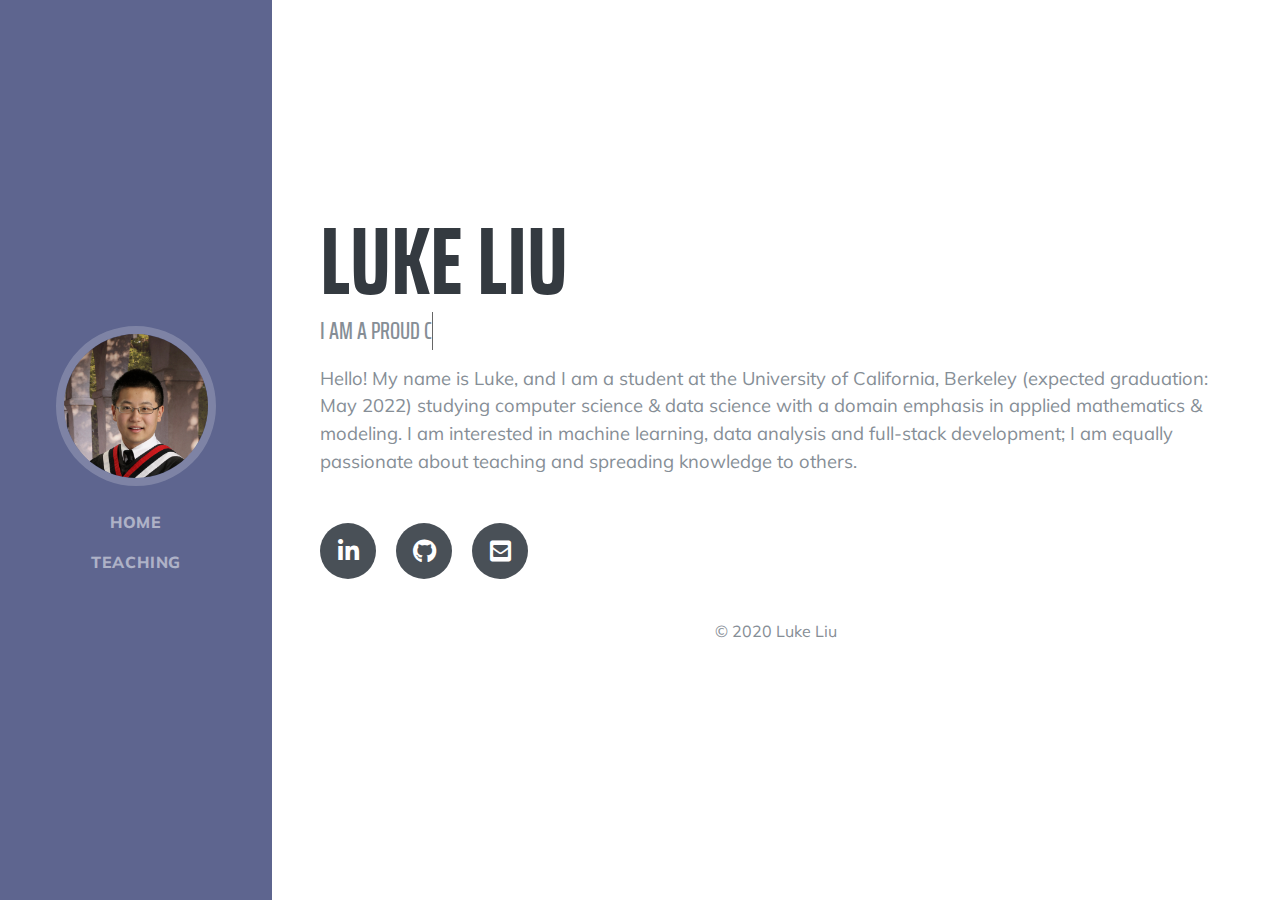
<file: index_copy.html>
<!DOCTYPE html>
<html lang="en">

  <head>
    <meta charset="utf-8">
    <meta name="viewport" content="width=device-width, initial-scale=1, shrink-to-fit=no">
    <meta name="author" content="Luke Liu">
  
    <title>Luke Liu</title>
  
    <!-- Bootstrap core CSS -->
    <link href="vendor/bootstrap/css/bootstrap.min.css" rel="stylesheet">
  
    <!-- Fonts -->
    <link href="https://fonts.googleapis.com/css?family=Saira+Extra+Condensed:500,700" rel="stylesheet">
    <link href="https://fonts.googleapis.com/css?family=Muli:400,400i,800,800i" rel="stylesheet">
    <link href="vendor/fontawesome-free/css/all.min.css" rel="stylesheet">
  
    <!-- Styles -->
    <link href="css/resume.css" rel="stylesheet">
  </head>
  
<body id="page-top">

  <nav class="navbar navbar-expand-lg navbar-dark bg-primary fixed-top" id="sideNav">
    <a class="navbar-brand js-scroll-trigger" href="/">
      <span class="d-block d-lg-none">Luke Liu</span>
      <span class="d-none d-lg-block">
        <img class="img-fluid img-profile rounded-circle mx-auto mb-2" src="img/Luke_Liu.jpg" alt="">
      </span>
    </a>
    <button class="navbar-toggler" type="button" data-toggle="collapse" data-target="#navbarSupportedContent" aria-controls="navbarSupportedContent" aria-expanded="false" aria-label="Toggle navigation">
      <span class="navbar-toggler-icon"></span>
    </button>
    <div class="collapse navbar-collapse" id="navbarSupportedContent">
      <ul class="navbar-nav">
        <li class="nav-item">
          <a class="nav-link" href="index.html">Home</a>
        </li>
        <li class="nav-item">
          <a class="nav-link" href="teaching.html">Teaching</a>
        </li>
        <!--
        <li class="nav-item">
          <a class="nav-link" href="coursework.html">Coursework</a>
        </li>
        <li class="nav-item">
          <a class="nav-link" href="projects.html">Projects</a>
        </li>
        <li class="nav-item">
          <a class="nav-link" href="blog.html">Blog</a>
        </li>
        -->
      </ul>
    </div>
  </nav>

  <div class="container-fluid p-0">
    <section class="resume-section p-3 p-lg-5 d-flex align-items-center">
      <div class="w-100">
        <h1 class="mb-2">Luke Liu
        </h1>
        <div class="subheading mb-3"> I am a 
          <span
          class="txt-rotate"
          data-period="2000"
          data-rotate='[ "proud Canadian &#127464;&#127462;.", "software engineer.", "web developer.", "data analyst.", "CS educator.", "pianist."]'></span>
        </div>

        <p class="lead mb-5">Hello! My name is Luke, and I am a student at the University of California, Berkeley (expected graduation: May 2022)
          studying computer science & data science with a domain emphasis in applied mathematics & modeling. 
          I am interested in machine learning, data analysis and full-stack development; I am equally passionate about 
          teaching and spreading knowledge to others.</p>
        <div class="social-icons">
          <a href="https://www.linkedin.com/in/lukelll/" target="_blank">
            <i class="fab fa-linkedin-in"></i>
          </a>
          <a href="https://github.com/lukeliu0415" target="_blank">
            <i class="fab fa-github"></i>
          </a>
          <a href="mailto:lukeliu@berkeley.edu">
            <i class="fas fa-envelope-square"></i>
          </a>
        </div>

        <div class="copyright">© 2020 Luke Liu
        </div>
      </div>
    </section>
    
  </div>

  <!-- Bootstrap core JavaScript -->
  <script src="vendor/jquery/jquery.min.js"></script>
  <script src="vendor/bootstrap/js/bootstrap.bundle.min.js"></script>

  <!-- Plugin JavaScript -->
  <script src="vendor/jquery-easing/jquery.easing.min.js"></script>

  <!-- Scripts -->
  <script src="js/resume.js"></script>

</body>

</html>
</file>
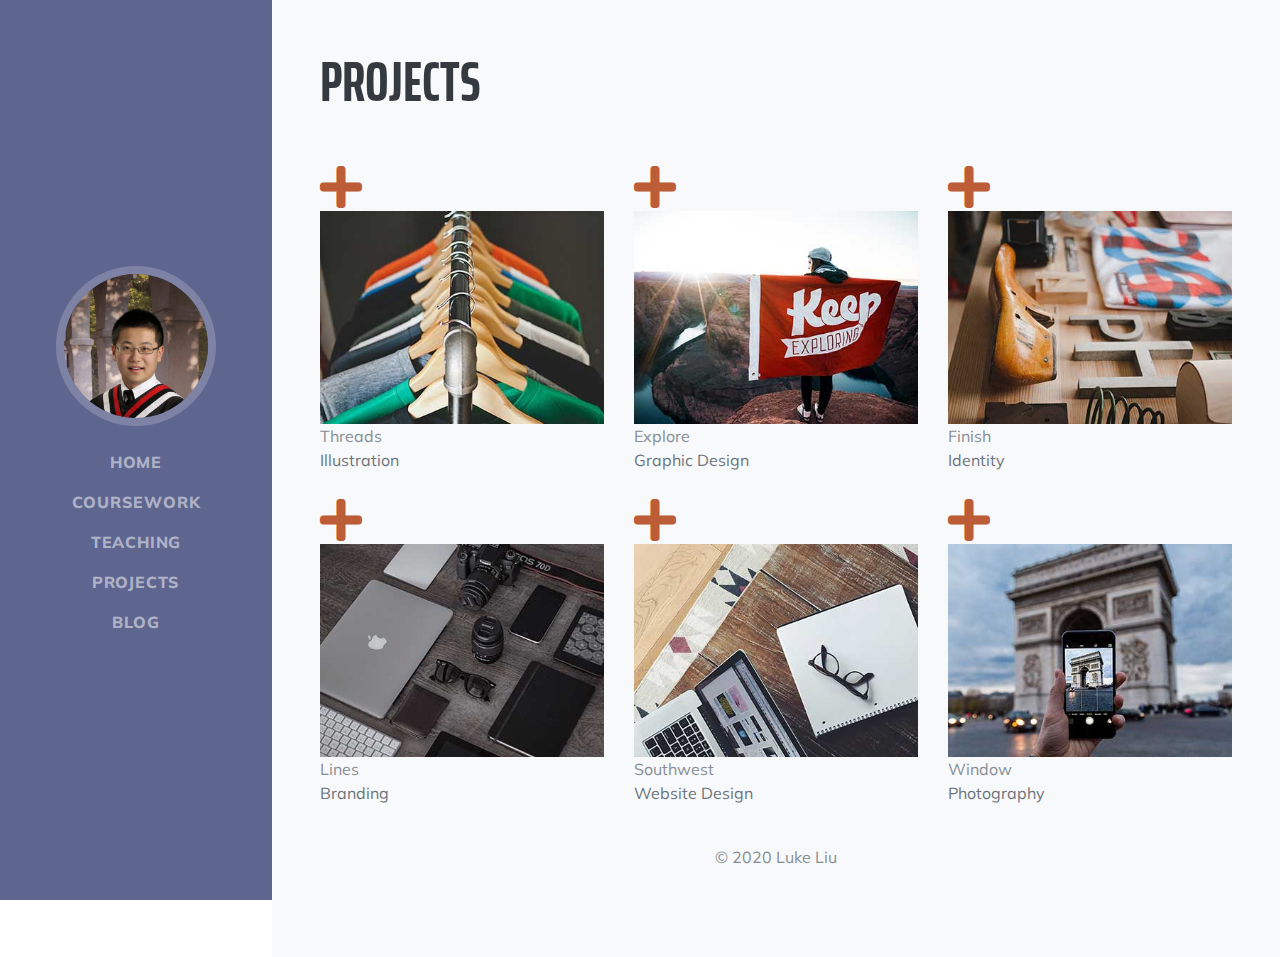
<file: projects copy.html>
<!DOCTYPE html>
<html lang="en">

<head>
  <meta charset="utf-8">
  <meta name="viewport" content="width=device-width, initial-scale=1, shrink-to-fit=no">
  <meta name="author" content="Luke Liu">

  <title>Luke Liu - Projects</title>

  <!-- Bootstrap core CSS -->
  <link href="vendor/bootstrap/css/bootstrap.min.css" rel="stylesheet">

  <!-- Fonts -->
  <link href="https://fonts.googleapis.com/css?family=Saira+Extra+Condensed:500,700" rel="stylesheet">
  <link href="https://fonts.googleapis.com/css?family=Muli:400,400i,800,800i" rel="stylesheet">
  <link href="vendor/fontawesome-free/css/all.min.css" rel="stylesheet">

  <!-- Styles -->
  <link href="css/resume.css" rel="stylesheet">
</head>

<body id="page-top">

  <nav class="navbar navbar-expand-lg navbar-dark bg-primary fixed-top" id="sideNav">
    <a class="navbar-brand js-scroll-trigger" href="/">
      <span class="d-block d-lg-none">Luke Liu</span>
      <span class="d-none d-lg-block">
        <img class="img-fluid img-profile rounded-circle mx-auto mb-2" src="img/Luke_Liu.jpg" alt="">
      </span>
    </a>
    <button class="navbar-toggler" type="button" data-toggle="collapse" data-target="#navbarSupportedContent" aria-controls="navbarSupportedContent" aria-expanded="false" aria-label="Toggle navigation">
      <span class="navbar-toggler-icon"></span>
    </button>
    <div class="collapse navbar-collapse" id="navbarSupportedContent">
      <ul class="navbar-nav">
        <li class="nav-item">
          <a class="nav-link" href="index.html">Home</a>
        </li>
        <li class="nav-item">
          <a class="nav-link" href="coursework.html">Coursework</a>
        </li>
        <li class="nav-item">
          <a class="nav-link" href="teaching.html">Teaching</a>
        </li>
        <li class="nav-item">
          <a class="nav-link" href="projects.html">Projects</a>
        </li>
        <li class="nav-item">
          <a class="nav-link" href="blog.html">Blog</a>
        </li>
      </ul>
    </div>
  </nav>

  <section class="resume-section p-3 p-lg-5 d-flex align-items-center bg-light" id="portfolio">
    <div class="w-100">
      <h2 class="mb-5">Projects</h2>

      <div class="row">
        <div class="col-lg-4 col-sm-6 mb-4">
            <div class="portfolio-item">
                <a class="portfolio-link" data-toggle="modal" href="#portfolioModal1"
                    ><div class="portfolio-hover">
                        <div class="portfolio-hover-content"><i class="fas fa-plus fa-3x"></i></div>
                    </div>
                    <img class="img-fluid" src="img/portfolio/01-thumbnail.jpg" alt=""
                /></a>
                <div class="portfolio-caption">
                    <div class="portfolio-caption-heading">Threads</div>
                    <div class="portfolio-caption-subheading text-muted">Illustration</div>
                </div>
            </div>
        </div>
        <div class="col-lg-4 col-sm-6 mb-4">
            <div class="portfolio-item">
                <a class="portfolio-link" data-toggle="modal" href="#portfolioModal2"
                    ><div class="portfolio-hover">
                        <div class="portfolio-hover-content"><i class="fas fa-plus fa-3x"></i></div>
                    </div>
                    <img class="img-fluid" src="img/portfolio/02-thumbnail.jpg" alt=""
                /></a>
                <div class="portfolio-caption">
                    <div class="portfolio-caption-heading">Explore</div>
                    <div class="portfolio-caption-subheading text-muted">Graphic Design</div>
                </div>
            </div>
        </div>
        <div class="col-lg-4 col-sm-6 mb-4">
            <div class="portfolio-item">
                <a class="portfolio-link" data-toggle="modal" href="#portfolioModal3"
                    ><div class="portfolio-hover">
                        <div class="portfolio-hover-content"><i class="fas fa-plus fa-3x"></i></div>
                    </div>
                    <img class="img-fluid" src="img/portfolio/03-thumbnail.jpg" alt=""
                /></a>
                <div class="portfolio-caption">
                    <div class="portfolio-caption-heading">Finish</div>
                    <div class="portfolio-caption-subheading text-muted">Identity</div>
                </div>
            </div>
        </div>
        <div class="col-lg-4 col-sm-6 mb-4 mb-lg-0">
            <div class="portfolio-item">
                <a class="portfolio-link" data-toggle="modal" href="#portfolioModal4"
                    ><div class="portfolio-hover">
                        <div class="portfolio-hover-content"><i class="fas fa-plus fa-3x"></i></div>
                    </div>
                    <img class="img-fluid" src="img/portfolio/04-thumbnail.jpg" alt=""
                /></a>
                <div class="portfolio-caption">
                    <div class="portfolio-caption-heading">Lines</div>
                    <div class="portfolio-caption-subheading text-muted">Branding</div>
                </div>
            </div>
        </div>
        <div class="col-lg-4 col-sm-6 mb-4 mb-sm-0">
            <div class="portfolio-item">
                <a class="portfolio-link" data-toggle="modal" href="#portfolioModal5"
                    ><div class="portfolio-hover">
                        <div class="portfolio-hover-content"><i class="fas fa-plus fa-3x"></i></div>
                    </div>
                    <img class="img-fluid" src="img/portfolio/05-thumbnail.jpg" alt=""
                /></a>
                <div class="portfolio-caption">
                    <div class="portfolio-caption-heading">Southwest</div>
                    <div class="portfolio-caption-subheading text-muted">Website Design</div>
                </div>
            </div>
        </div>
        <div class="col-lg-4 col-sm-6">
            <div class="portfolio-item">
                <a class="portfolio-link" data-toggle="modal" href="#portfolioModal6"
                    ><div class="portfolio-hover">
                        <div class="portfolio-hover-content"><i class="fas fa-plus fa-3x"></i></div>
                    </div>
                    <img class="img-fluid" src="img/portfolio/06-thumbnail.jpg" alt=""
                /></a>
                <div class="portfolio-caption">
                    <div class="portfolio-caption-heading">Window</div>
                    <div class="portfolio-caption-subheading text-muted">Photography</div>
                </div>
            </div>
        </div>
      </div>
      <div class="copyright">© 2020 Luke Liu</div>
    </div>
  </section>

  <!-- Bootstrap core JavaScript -->
  <script src="vendor/jquery/jquery.min.js"></script>
  <script src="vendor/bootstrap/js/bootstrap.bundle.min.js"></script>

  <!-- Plugin JavaScript -->
  <script src="vendor/jquery-easing/jquery.easing.min.js"></script>

  <!-- Scripts -->
  <script src="js/resume.js"></script>

  <!-- Portfolio Modals--><!-- Modal 1-->
  <div class="portfolio-modal modal fade" id="portfolioModal1" tabindex="-1" role="dialog" aria-hidden="true">
    <div class="modal-dialog">
        <div class="modal-content">
            <div class="close-modal" data-dismiss="modal"><img src="img/close-icon.svg" alt="Close modal" /></div>
            <div class="container">
                <div class="row justify-content-center">
                    <div class="col-lg-8">
                        <div class="modal-body">
                            <!-- Project Details Go Here-->
                            <h2 class="text-uppercase">Project Name</h2>
                            <p class="item-intro text-muted">Lorem ipsum dolor sit amet consectetur.</p>
                            <img class="img-fluid d-block mx-auto" src="img/portfolio/01-full.jpg" alt="" />
                            <p>Use this area to describe your project. Lorem ipsum dolor sit amet, consectetur adipisicing elit. Est blanditiis dolorem culpa incidunt minus dignissimos deserunt repellat aperiam quasi sunt officia expedita beatae cupiditate, maiores repudiandae, nostrum, reiciendis facere nemo!</p>
                            <ul class="list-inline">
                                <li>Date: January 2020</li>
                                <li>Client: Threads</li>
                                <li>Category: Illustration</li>
                            </ul>
                            <button class="btn btn-primary" data-dismiss="modal" type="button"><i class="fas fa-times mr-1"></i>Close Project</button>
                        </div>
                    </div>
                </div>
            </div>
        </div>
    </div>
  </div>
  <!-- Modal 2-->
  <div class="portfolio-modal modal fade" id="portfolioModal2" tabindex="-1" role="dialog" aria-hidden="true">
    <div class="modal-dialog">
        <div class="modal-content">
            <div class="close-modal" data-dismiss="modal"><img src="img/close-icon.svg" alt="Close modal" /></div>
            <div class="container">
                <div class="row justify-content-center">
                    <div class="col-lg-8">
                        <div class="modal-body">
                            <!-- Project Details Go Here-->
                            <h2 class="text-uppercase">Project Name</h2>
                            <p class="item-intro text-muted">Lorem ipsum dolor sit amet consectetur.</p>
                            <img class="img-fluid d-block mx-auto" src="img/portfolio/02-full.jpg" alt="" />
                            <p>Use this area to describe your project. Lorem ipsum dolor sit amet, consectetur adipisicing elit. Est blanditiis dolorem culpa incidunt minus dignissimos deserunt repellat aperiam quasi sunt officia expedita beatae cupiditate, maiores repudiandae, nostrum, reiciendis facere nemo!</p>
                            <ul class="list-inline">
                                <li>Date: January 2020</li>
                                <li>Client: Explore</li>
                                <li>Category: Graphic Design</li>
                            </ul>
                            <button class="btn btn-primary" data-dismiss="modal" type="button"><i class="fas fa-times mr-1"></i>Close Project</button>
                        </div>
                    </div>
                </div>
            </div>
        </div>
    </div>
  </div>
  <!-- Modal 3-->
  <div class="portfolio-modal modal fade" id="portfolioModal3" tabindex="-1" role="dialog" aria-hidden="true">
    <div class="modal-dialog">
        <div class="modal-content">
            <div class="close-modal" data-dismiss="modal"><img src="img/close-icon.svg" alt="Close modal" /></div>
            <div class="container">
                <div class="row justify-content-center">
                    <div class="col-lg-8">
                        <div class="modal-body">
                            <!-- Project Details Go Here-->
                            <h2 class="text-uppercase">Project Name</h2>
                            <p class="item-intro text-muted">Lorem ipsum dolor sit amet consectetur.</p>
                            <img class="img-fluid d-block mx-auto" src="img/portfolio/03-full.jpg" alt="" />
                            <p>Use this area to describe your project. Lorem ipsum dolor sit amet, consectetur adipisicing elit. Est blanditiis dolorem culpa incidunt minus dignissimos deserunt repellat aperiam quasi sunt officia expedita beatae cupiditate, maiores repudiandae, nostrum, reiciendis facere nemo!</p>
                            <ul class="list-inline">
                                <li>Date: January 2020</li>
                                <li>Client: Finish</li>
                                <li>Category: Identity</li>
                            </ul>
                            <button class="btn btn-primary" data-dismiss="modal" type="button"><i class="fas fa-times mr-1"></i>Close Project</button>
                        </div>
                    </div>
                </div>
            </div>
        </div>
    </div>
  </div>
  <!-- Modal 4-->
  <div class="portfolio-modal modal fade" id="portfolioModal4" tabindex="-1" role="dialog" aria-hidden="true">
    <div class="modal-dialog">
        <div class="modal-content">
            <div class="close-modal" data-dismiss="modal"><img src="img/close-icon.svg" alt="Close modal" /></div>
            <div class="container">
                <div class="row justify-content-center">
                    <div class="col-lg-8">
                        <div class="modal-body">
                            <!-- Project Details Go Here-->
                            <h2 class="text-uppercase">Project Name</h2>
                            <p class="item-intro text-muted">Lorem ipsum dolor sit amet consectetur.</p>
                            <img class="img-fluid d-block mx-auto" src="img/portfolio/04-full.jpg" alt="" />
                            <p>Use this area to describe your project. Lorem ipsum dolor sit amet, consectetur adipisicing elit. Est blanditiis dolorem culpa incidunt minus dignissimos deserunt repellat aperiam quasi sunt officia expedita beatae cupiditate, maiores repudiandae, nostrum, reiciendis facere nemo!</p>
                            <ul class="list-inline">
                                <li>Date: January 2020</li>
                                <li>Client: Lines</li>
                                <li>Category: Branding</li>
                            </ul>
                            <button class="btn btn-primary" data-dismiss="modal" type="button"><i class="fas fa-times mr-1"></i>Close Project</button>
                        </div>
                    </div>
                </div>
            </div>
        </div>
    </div>
  </div>
  <!-- Modal 5-->
  <div class="portfolio-modal modal fade" id="portfolioModal5" tabindex="-1" role="dialog" aria-hidden="true">
    <div class="modal-dialog">
        <div class="modal-content">
            <div class="close-modal" data-dismiss="modal"><img src="img/close-icon.svg" alt="Close modal" /></div>
            <div class="container">
                <div class="row justify-content-center">
                    <div class="col-lg-8">
                        <div class="modal-body">
                            <!-- Project Details Go Here-->
                            <h2 class="text-uppercase">Project Name</h2>
                            <p class="item-intro text-muted">Lorem ipsum dolor sit amet consectetur.</p>
                            <img class="img-fluid d-block mx-auto" src="img/portfolio/05-full.jpg" alt="" />
                            <p>Use this area to describe your project. Lorem ipsum dolor sit amet, consectetur adipisicing elit. Est blanditiis dolorem culpa incidunt minus dignissimos deserunt repellat aperiam quasi sunt officia expedita beatae cupiditate, maiores repudiandae, nostrum, reiciendis facere nemo!</p>
                            <ul class="list-inline">
                                <li>Date: January 2020</li>
                                <li>Client: Southwest</li>
                                <li>Category: Website Design</li>
                            </ul>
                            <button class="btn btn-primary" data-dismiss="modal" type="button"><i class="fas fa-times mr-1"></i>Close Project</button>
                        </div>
                    </div>
                </div>
            </div>
        </div>
    </div>
  </div>
  <!-- Modal 6-->
  <div class="portfolio-modal modal fade" id="portfolioModal6" tabindex="-1" role="dialog" aria-hidden="true">
    <div class="modal-dialog">
        <div class="modal-content">
            <div class="close-modal" data-dismiss="modal"><img src="img/close-icon.svg" alt="Close modal" /></div>
            <div class="container">
                <div class="row justify-content-center">
                    <div class="col-lg-8">
                        <div class="modal-body">
                            <!-- Project Details Go Here-->
                            <h2 class="text-uppercase">Project Name</h2>
                            <p class="item-intro text-muted">Lorem ipsum dolor sit amet consectetur.</p>
                            <img class="img-fluid d-block mx-auto" src="img/portfolio/06-full.jpg" alt="" />
                            <p>Use this area to describe your project. Lorem ipsum dolor sit amet, consectetur adipisicing elit. Est blanditiis dolorem culpa incidunt minus dignissimos deserunt repellat aperiam quasi sunt officia expedita beatae cupiditate, maiores repudiandae, nostrum, reiciendis facere nemo!</p>
                            <ul class="list-inline">
                                <li>Date: January 2020</li>
                                <li>Client: Window</li>
                                <li>Category: Photography</li>
                            </ul>
                            <button class="btn btn-primary" data-dismiss="modal" type="button"><i class="fas fa-times mr-1"></i>Close Project</button>
                        </div>
                    </div>
                </div>
            </div>
        </div>
    </div>
  </div>
</body>
</html>
</file>
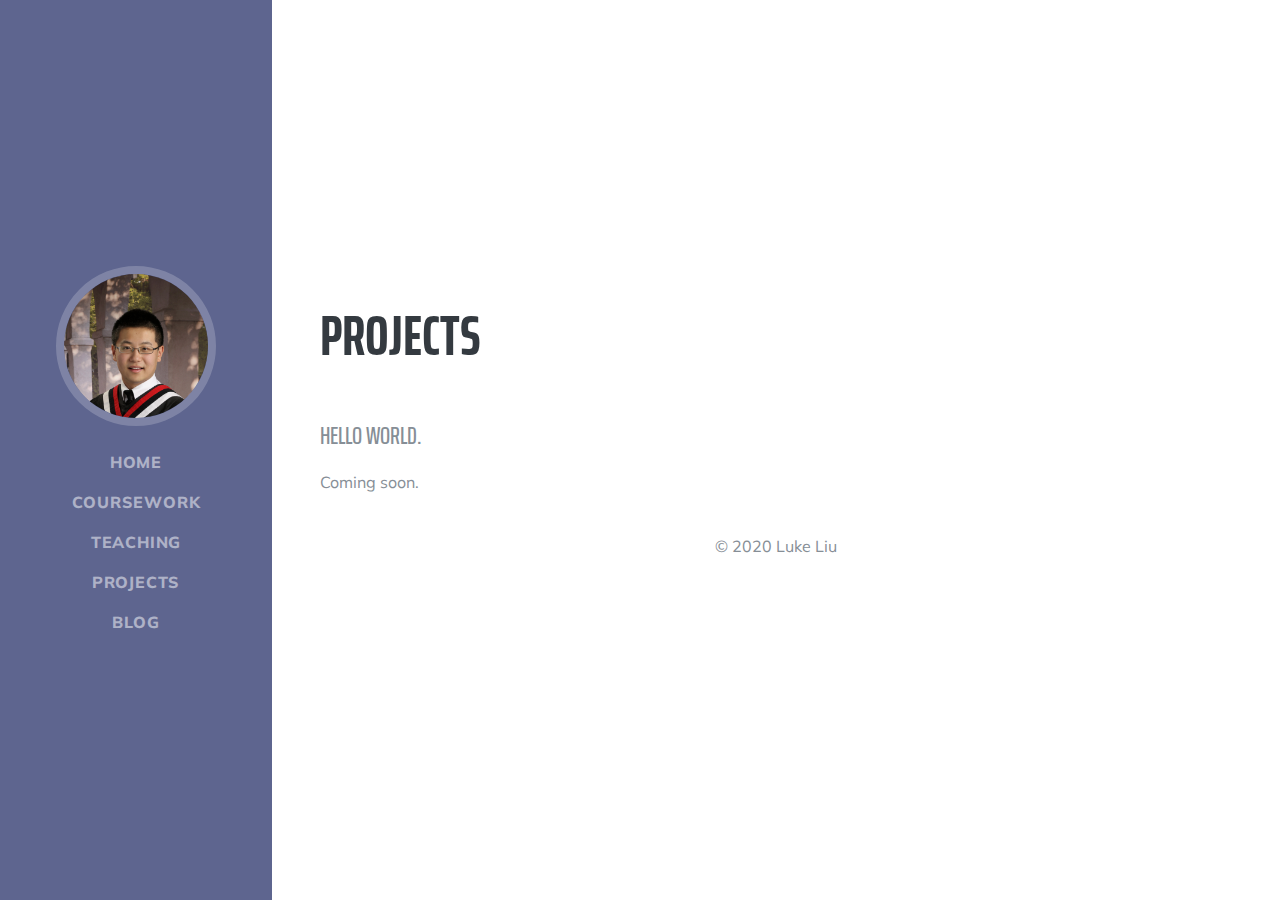
<file: projects.html>
<!DOCTYPE html>
<html lang="en">

<head>
  <meta charset="utf-8">
  <meta name="viewport" content="width=device-width, initial-scale=1, shrink-to-fit=no">
  <meta name="author" content="Luke Liu">

  <title>Luke Liu - Projects</title>

  <!-- Bootstrap core CSS -->
  <link href="vendor/bootstrap/css/bootstrap.min.css" rel="stylesheet">

  <!-- Fonts -->
  <link href="https://fonts.googleapis.com/css?family=Saira+Extra+Condensed:500,700" rel="stylesheet">
  <link href="https://fonts.googleapis.com/css?family=Muli:400,400i,800,800i" rel="stylesheet">
  <link href="vendor/fontawesome-free/css/all.min.css" rel="stylesheet">

  <!-- Styles -->
  <link href="css/resume.css" rel="stylesheet">
</head>

<body id="page-top">

  <nav class="navbar navbar-expand-lg navbar-dark bg-primary fixed-top" id="sideNav">
    <a class="navbar-brand js-scroll-trigger" href="/">
      <span class="d-block d-lg-none">Luke Liu</span>
      <span class="d-none d-lg-block">
        <img class="img-fluid img-profile rounded-circle mx-auto mb-2" src="img/Luke_Liu.jpg" alt="">
      </span>
    </a>
    <button class="navbar-toggler" type="button" data-toggle="collapse" data-target="#navbarSupportedContent" aria-controls="navbarSupportedContent" aria-expanded="false" aria-label="Toggle navigation">
      <span class="navbar-toggler-icon"></span>
    </button>
    <div class="collapse navbar-collapse" id="navbarSupportedContent">
      <ul class="navbar-nav">
        <li class="nav-item">
          <a class="nav-link" href="index.html">Home</a>
        </li>
        <li class="nav-item">
          <a class="nav-link" href="coursework.html">Coursework</a>
        </li>
        <li class="nav-item">
          <a class="nav-link" href="teaching.html">Teaching</a>
        </li>
        <li class="nav-item">
          <a class="nav-link" href="projects.html">Projects</a>
        </li>
        <li class="nav-item">
          <a class="nav-link" href="blog.html">Blog</a>
        </li>
      </ul>
    </div>
  </nav>

  <section class="resume-section p-3 p-lg-5 d-flex align-items-center">
    <div class="w-100">
      <h2 class="mb-5">Projects</h2>

      <div class="subheading mb-3">Hello World.</div>
      Coming soon.

      <div class="copyright">© 2020 Luke Liu
      </div>
    </div>
  </section>

  </div>

  <!-- Bootstrap core JavaScript -->
  <script src="vendor/jquery/jquery.min.js"></script>
  <script src="vendor/bootstrap/js/bootstrap.bundle.min.js"></script>

  <!-- Plugin JavaScript -->
  <script src="vendor/jquery-easing/jquery.easing.min.js"></script>

  <!-- Scripts -->
  <script src="js/resume.js"></script>

</body>

</html>
</file>
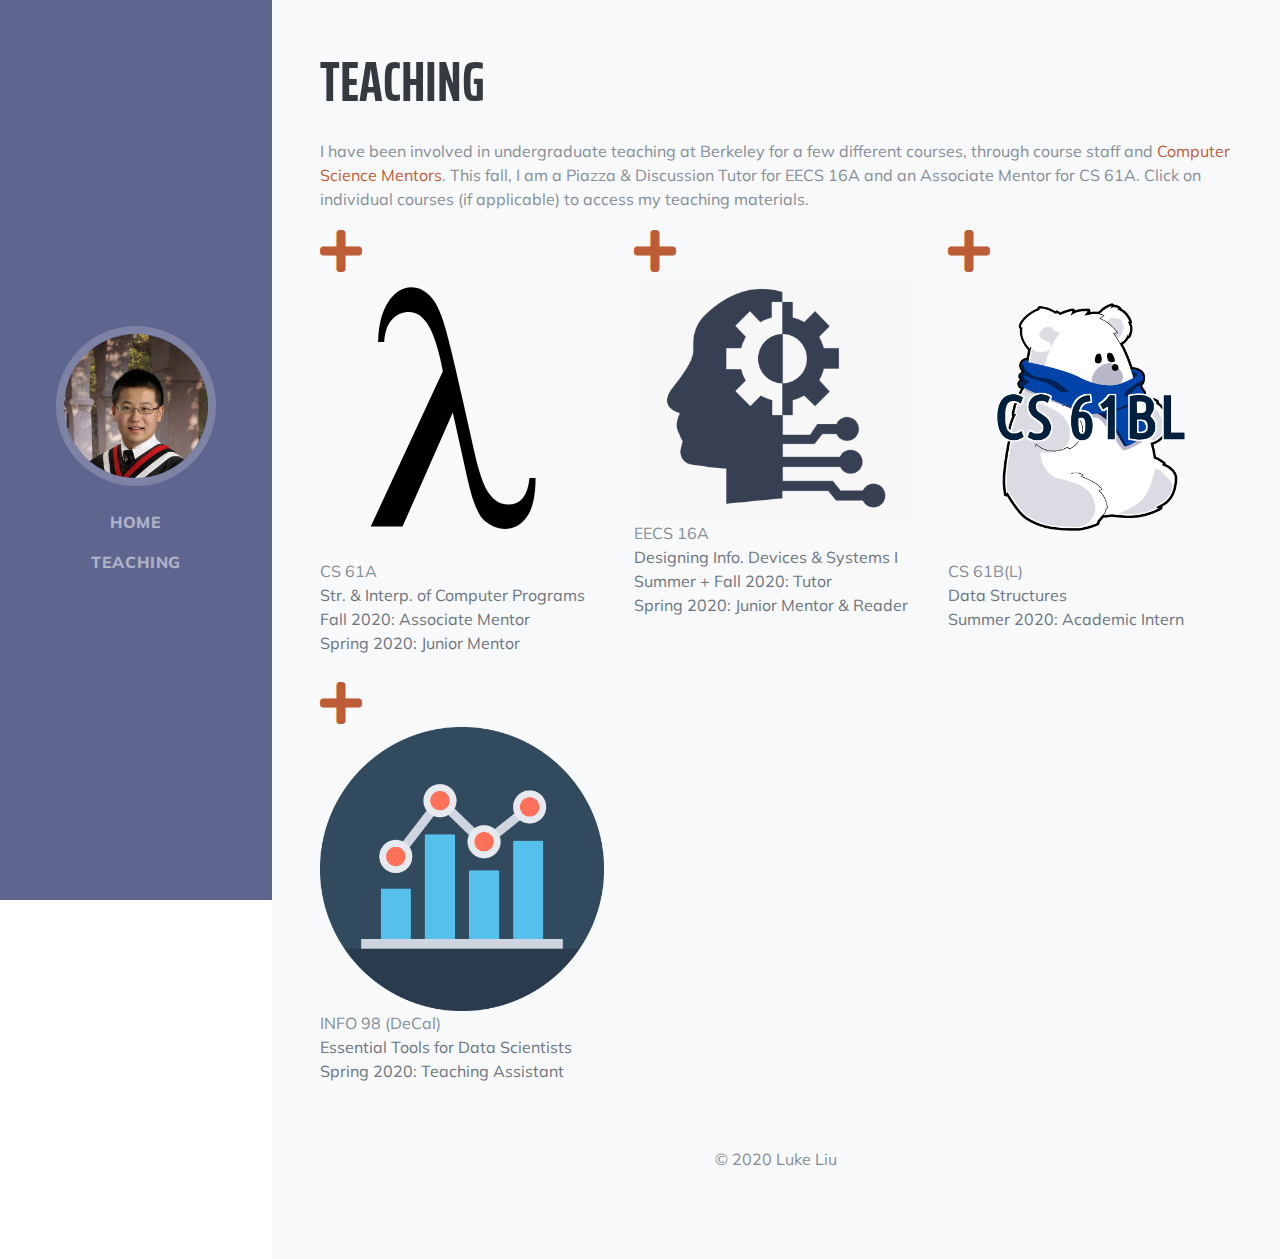
<file: teaching.html>
<!DOCTYPE html>
<html lang="en">

<head>
  <meta charset="utf-8">
  <meta name="viewport" content="width=device-width, initial-scale=1, shrink-to-fit=no">
  <meta name="author" content="Luke Liu">

  <title>Luke Liu - Teaching</title>

  <!-- Bootstrap core CSS -->
  <link href="vendor/bootstrap/css/bootstrap.min.css" rel="stylesheet">

  <!-- Fonts -->
  <link href="https://fonts.googleapis.com/css?family=Saira+Extra+Condensed:500,700" rel="stylesheet">
  <link href="https://fonts.googleapis.com/css?family=Muli:400,400i,800,800i" rel="stylesheet">
  <link href="vendor/fontawesome-free/css/all.min.css" rel="stylesheet">

  <!-- Styles -->
  <link href="css/resume.css" rel="stylesheet">
</head>

<body id="page-top">

  <nav class="navbar navbar-expand-lg navbar-dark bg-primary fixed-top" id="sideNav">
    <a class="navbar-brand js-scroll-trigger" href="/">
      <span class="d-block d-lg-none">Luke Liu</span>
      <span class="d-none d-lg-block">
        <img class="img-fluid img-profile rounded-circle mx-auto mb-2" src="img/Luke_Liu.jpg" alt="">
      </span>
    </a>
    <button class="navbar-toggler" type="button" data-toggle="collapse" data-target="#navbarSupportedContent" aria-controls="navbarSupportedContent" aria-expanded="false" aria-label="Toggle navigation">
      <span class="navbar-toggler-icon"></span>
    </button>
    <div class="collapse navbar-collapse" id="navbarSupportedContent">
      <ul class="navbar-nav">
        <li class="nav-item">
          <a class="nav-link" href="index.html">Home</a>
        </li>
        <li class="nav-item">
          <a class="nav-link" href="teaching.html">Teaching</a>
        </li>
        <!--
        <li class="nav-item">
          <a class="nav-link" href="coursework.html">Coursework</a>
        </li>
        <li class="nav-item">
          <a class="nav-link" href="projects.html">Projects</a>
        </li>
        <li class="nav-item">
          <a class="nav-link" href="blog.html">Blog</a>
        </li>
        -->
      </ul>
    </div>
  </nav>

  <section class="resume-section p-3 p-lg-5 d-flex align-items-center bg-light" id="portfolio">
    <div class="w-100">
      <h2 class="mb-4">Teaching</h2>

      <p>I have been involved in undergraduate teaching at Berkeley for a few different courses, 
        through course staff and <a target=”_blank” href="http://csmentors.berkeley.edu">Computer Science Mentors</a>.
        This fall, I am a Piazza & Discussion Tutor for EECS 16A and an Associate Mentor for CS 61A.
        Click on individual courses (if applicable) to access my teaching materials.
      </p>
      <div class="row">
        <div class="col-lg-4 col-sm-6 mb-4">
          <div class="portfolio-item">
              <a class="portfolio-link" href="cs61a.html"
                  ><div class="portfolio-hover">
                      <div class="portfolio-hover-content"><i class="fas fa-plus fa-3x"></i></div>
                  </div>
                  <img class="img-fluid" src="img/teaching/cs61a.svg" alt=""
              /></a>
              <div class="portfolio-caption">
                  <div class="portfolio-caption-heading">CS 61A</div>
                  <div class="portfolio-caption-subheading text-muted">Str. & Interp. of Computer Programs</div>
                  <div class="portfolio-caption-subheading text-muted">Fall 2020: Associate Mentor</div>
                  <div class="portfolio-caption-subheading text-muted">Spring 2020: Junior Mentor</div>
              </div>
          </div>
        </div>

        <div class="col-lg-4 col-sm-6 mb-4">
          <div class="portfolio-item">
              <a class="portfolio-link" href="eecs16a.html"
                  ><div class="portfolio-hover">
                      <div class="portfolio-hover-content"><i class="fas fa-plus fa-3x"></i></div>
                  </div>
                  <img class="img-fluid" src="img/teaching/eecs16a.png" alt=""
              /></a>
              <div class="portfolio-caption">
                  <div class="portfolio-caption-heading">EECS 16A</div>
                  <div class="portfolio-caption-subheading text-muted">Designing Info. Devices & Systems I</div>
                  <div class="portfolio-caption-subheading text-muted">Summer + Fall 2020: Tutor</div>
                  <div class="portfolio-caption-subheading text-muted">Spring 2020: Junior Mentor & Reader</div>
              </div>
          </div>
        </div>
        
        <div class="col-lg-4 col-sm-6 mb-4">
          <div class="portfolio-item">
              <a class="portfolio-link" href="https://cs61bl.org/su20/" target=”_blank”
                  ><div class="portfolio-hover">
                      <div class="portfolio-hover-content"><i class="fas fa-plus fa-3x"></i></div>
                  </div>
                  <img class="img-fluid" src="img/teaching/cs61bl.png" alt=""
              /></a>
              <div class="portfolio-caption">
                  <div class="portfolio-caption-heading">CS 61B(L)</div>
                  <div class="portfolio-caption-subheading text-muted">Data Structures</div>
                  <div class="portfolio-caption-subheading text-muted">Summer 2020: Academic Intern</div>
              </div>
          </div>
        </div>
      </div>
      <div class="row">
        <div class="col-lg-4 col-sm-6 mb-4">
            <div class="portfolio-item">
                <a class="portfolio-link" href="https://dss.berkeley.edu/Internal/DeCal.html" target=”_blank”
                    ><div class="portfolio-hover">
                        <div class="portfolio-hover-content"><i class="fas fa-plus fa-3x"></i></div>
                    </div>
                    <img class="img-fluid" src="img/teaching/info98.png" alt=""
                /></a>
                <div class="portfolio-caption">
                    <div class="portfolio-caption-heading">INFO 98 (DeCal)</div>
                    <div class="portfolio-caption-subheading text-muted">Essential Tools for Data Scientists</div>
                    <div class="portfolio-caption-subheading text-muted">Spring 2020: Teaching Assistant</div>
                </div>
            </div>
        </div>
      </div>
      

      <div class="copyright">© 2020 Luke Liu
      </div>
    </div>
  </section>

  </div>

  <!-- Bootstrap core JavaScript -->
  <script src="vendor/jquery/jquery.min.js"></script>
  <script src="vendor/bootstrap/js/bootstrap.bundle.min.js"></script>

  <!-- Plugin JavaScript -->
  <script src="vendor/jquery-easing/jquery.easing.min.js"></script>

  <!-- Scripts -->
  <script src="js/resume.js"></script>

</body>

</html>
</file>
<file: css/resume.css>
/*!
 * Start Bootstrap - Resume v5.0.8 (https://startbootstrap.com/template-overviews/resume)
 * Copyright 2013-2019 Start Bootstrap
 * Licensed under MIT (https://github.com/BlackrockDigital/startbootstrap-resume/blob/master/LICENSE)
 */

body {
  font-family: 'Muli', -apple-system, BlinkMacSystemFont, 'Segoe UI', Roboto, 'Helvetica Neue', Arial, sans-serif, 'Apple Color Emoji', 'Segoe UI Emoji', 'Segoe UI Symbol', 'Noto Color Emoji';
  padding-top: 54px;
  color: #868e96;
}

.copyright {
  text-align: center;
  padding: 2.5em 0;
}

@media (min-width: 992px) {
  body {
    padding-top: 0;
    padding-left: 17rem;
  }
}

h1,
h2,
h3,
h4,
h5,
h6 {
  font-family: 'Saira Extra Condensed', -apple-system, BlinkMacSystemFont, 'Segoe UI', Roboto, 'Helvetica Neue', Arial, sans-serif, 'Apple Color Emoji', 'Segoe UI Emoji', 'Segoe UI Symbol', 'Noto Color Emoji';
  font-weight: 700;
  text-transform: uppercase;
  color: #343a40;
}

h1 {
  font-size: 6rem;
  line-height: 5.5rem;
}

h2 {
  font-size: 3.5rem;
}

h3 {
  font-size: 2rem;
}

p.lead {
  font-size: 1.15rem;
  font-weight: 400;
}

.subheading {
  text-transform: uppercase;
  font-weight: 500;
  font-family: 'Saira Extra Condensed', -apple-system, BlinkMacSystemFont, 'Segoe UI', Roboto, 'Helvetica Neue', Arial, sans-serif, 'Apple Color Emoji', 'Segoe UI Emoji', 'Segoe UI Symbol', 'Noto Color Emoji';
  font-size: 1.5rem;
}

.social-icons a {
  display: inline-block;
  height: 3.5rem;
  width: 3.5rem;
  background-color: #495057;
  color: #fff !important;
  border-radius: 100%;
  text-align: center;
  font-size: 1.5rem;
  line-height: 3.5rem;
  margin-right: 1rem;
}

.social-icons a:last-child {
  margin-right: 0;
}

.social-icons a:hover {
  background-color: #BD5D38;
}

.dev-icons {
  font-size: 3rem;
}

.dev-icons .list-inline-item i:hover {
  color: #BD5D38;
}

#sideNav .navbar-nav .nav-item .nav-link {
  font-weight: 800;
  letter-spacing: 0.05rem;
  text-transform: uppercase;
}

#sideNav .navbar-toggler:focus {
  outline-color: #d48a6e;
}

@media (min-width: 992px) {
  #sideNav {
    text-align: center;
    position: fixed;
    top: 0;
    left: 0;
    display: flex;
    flex-direction: column;
    width: 17rem;
    height: 100vh;
  }
  #sideNav .navbar-brand {
    display: flex;
    margin: auto auto 0;
    padding: 0.5rem;
  }
  #sideNav .navbar-brand .img-profile {
    max-width: 10rem;
    max-height: 10rem;
    border: 0.5rem solid rgba(255, 255, 255, 0.2);
  }
  #sideNav .navbar-collapse {
    display: flex;
    align-items: flex-start;
    flex-grow: 0;
    width: 100%;
    margin-bottom: auto;
  }
  #sideNav .navbar-collapse .navbar-nav {
    flex-direction: column;
    width: 100%;
  }
  #sideNav .navbar-collapse .navbar-nav .nav-item {
    display: block;
  }
  #sideNav .navbar-collapse .navbar-nav .nav-item .nav-link {
    display: block;
  }
}

section.resume-section {
  padding-top: 5rem !important;
  padding-bottom: 0rem !important;
  max-width: 75rem;
}

section.resume-section .resume-item .resume-date {
  min-width: none;
}

@media (min-width: 768px) {
  section.resume-section {
    min-height: 100vh;
  }
  section.resume-section .resume-item .resume-date {
    min-width: 18rem;
  }
}

@media (min-width: 992px) {
  section.resume-section {
    padding-top: 3rem !important;
    padding-bottom: 3rem !important;
  }
}

.bg-primary {
  background-color: rgb(94, 101, 143) !important;
}

.text-primary {
  color: #BD5D38 !important;
}

a {
  color: #BD5D38;
}

a:hover, a:focus, a:active {
  color: #824027;
}
</file>
